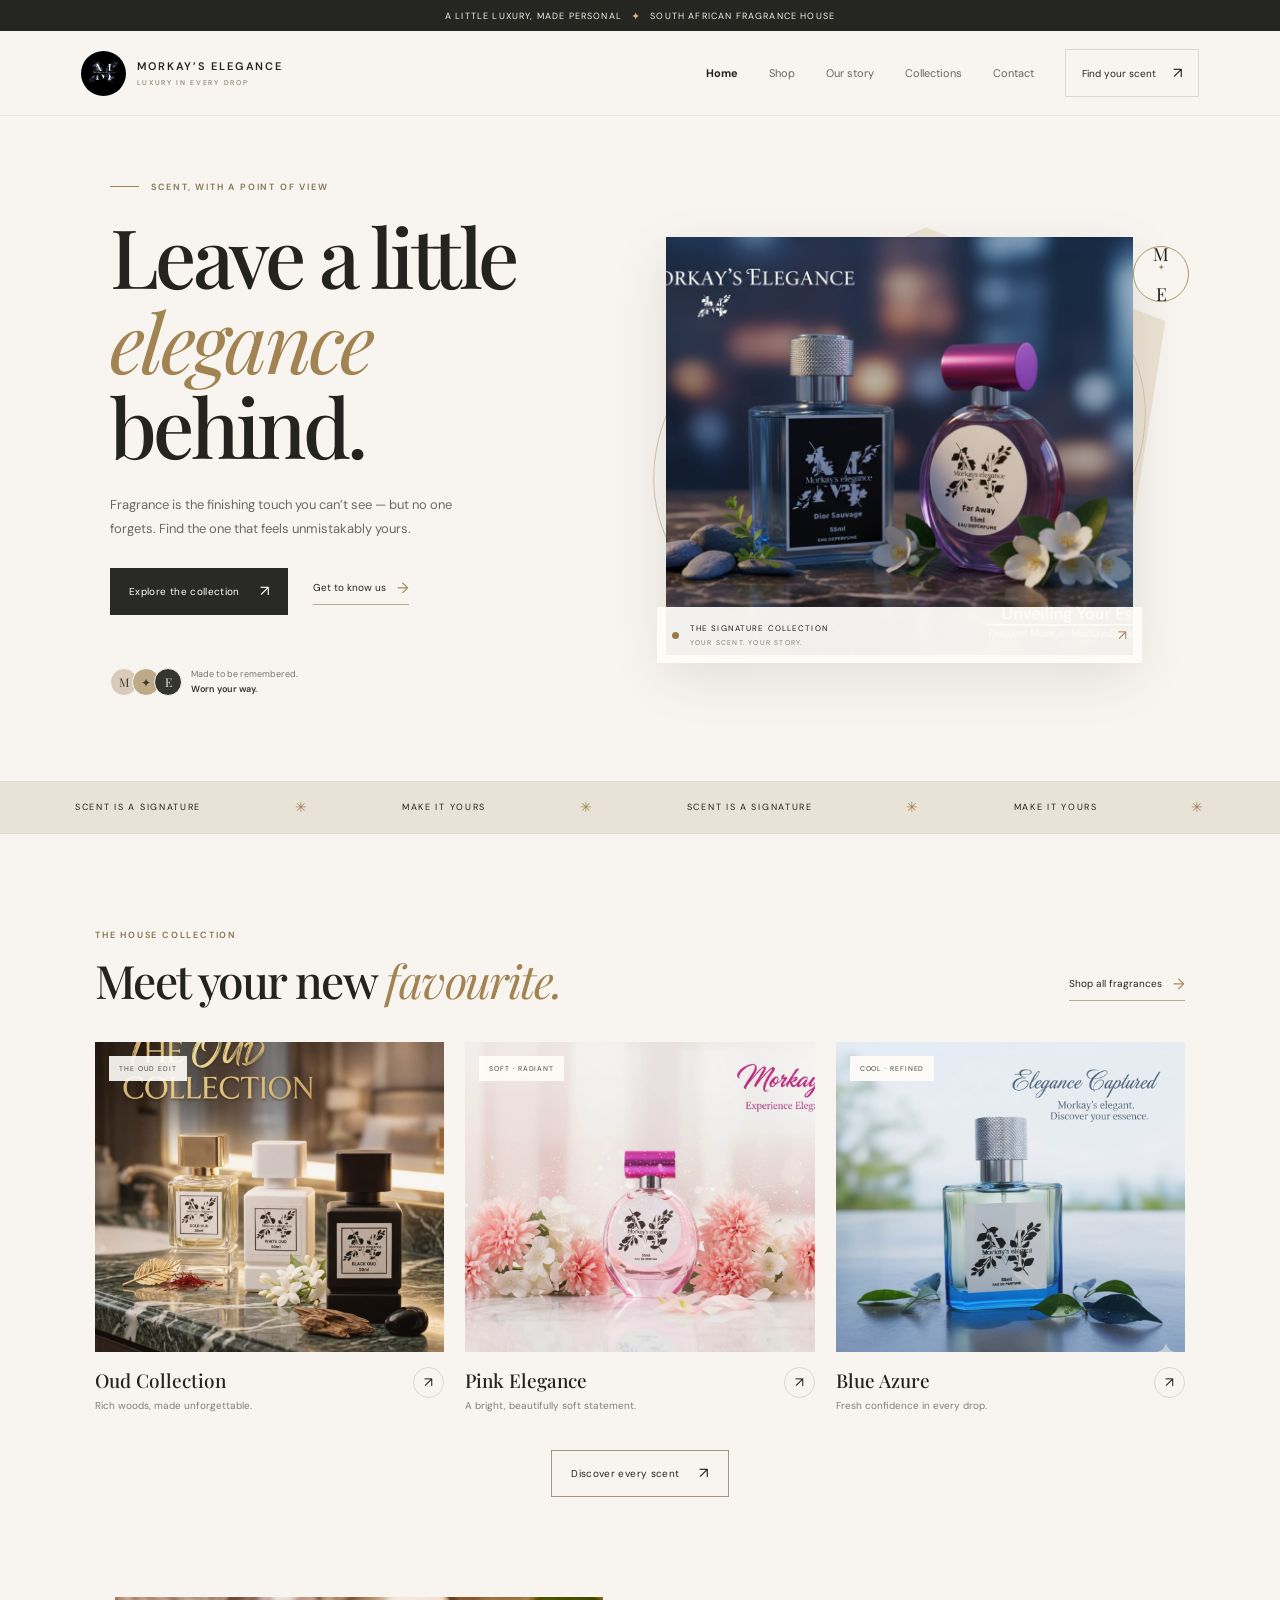
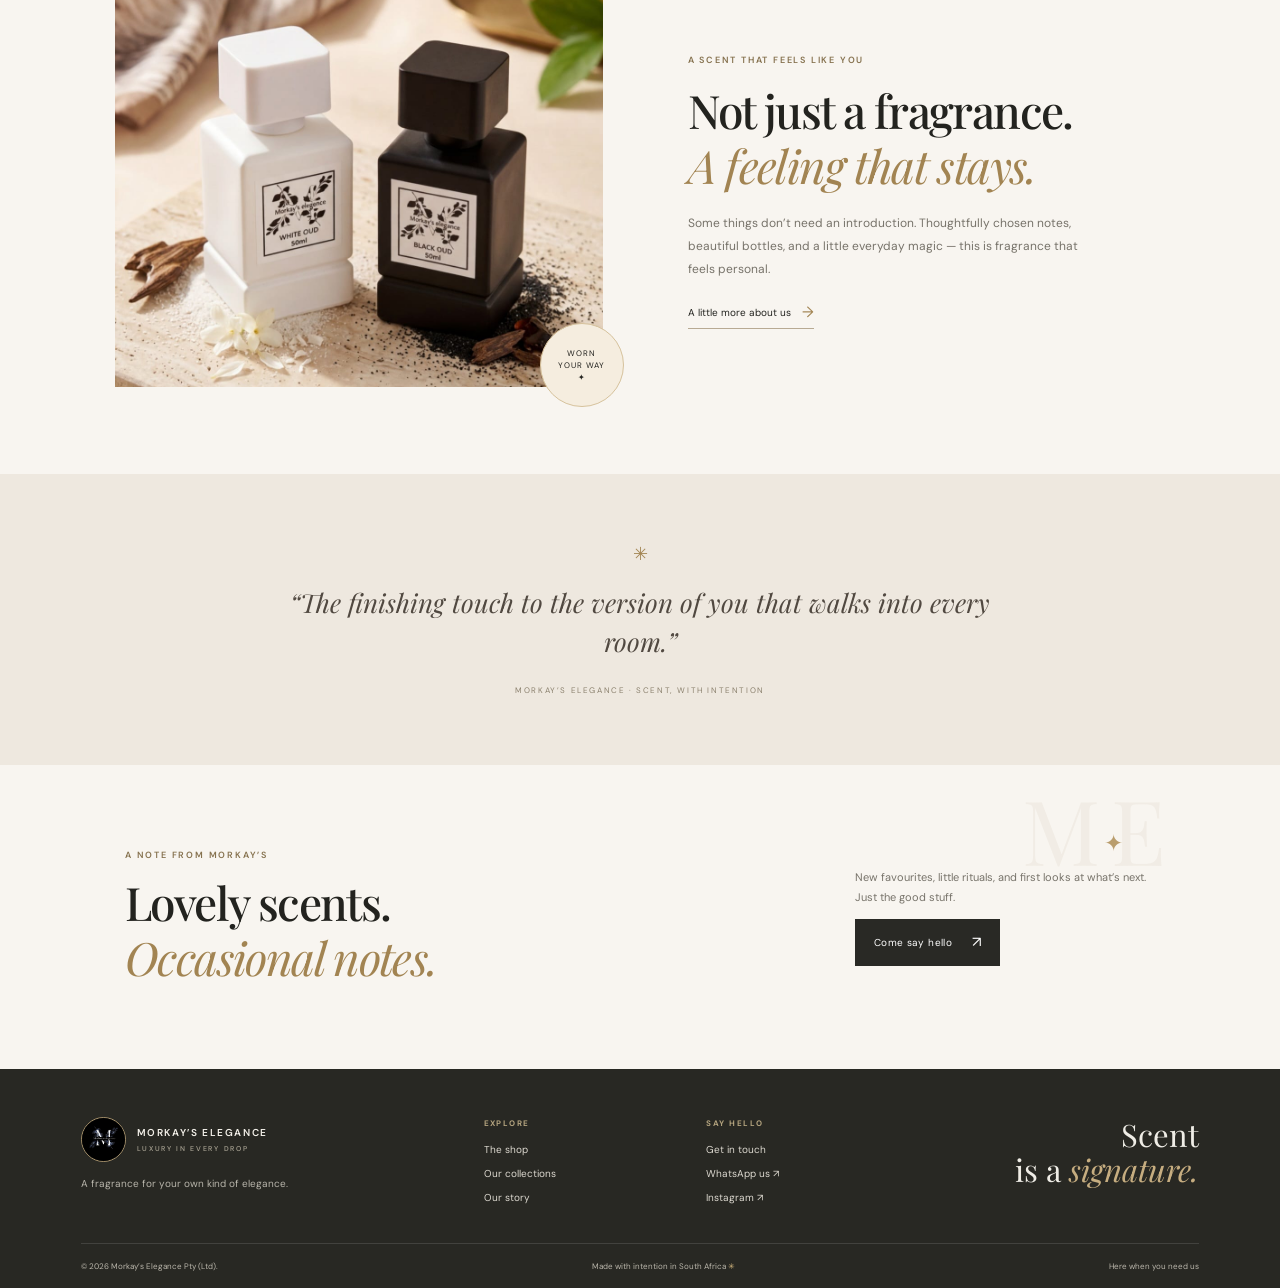
<file: index.html>
<!doctype html>
<html lang="en">
  <head>
    <meta charset="utf-8">
    <meta name="viewport" content="width=device-width, initial-scale=1">
    <meta name="theme-color" content="#f8f5f0">
    <meta name="description" content="Discover Morkay's Elegance — considered fragrances for every side of you. Explore the Oud collection and order directly on WhatsApp.">
    <title>
      Morkay’s Elegance | Luxury in every drop
    </title>
    <link rel="preconnect" href="https://fonts.googleapis.com">
    <link rel="preconnect" href="https://fonts.gstatic.com" crossorigin>
    <link href="https://fonts.googleapis.com/css2?family=DM+Sans:wght@400;500;600;700&family=Playfair+Display:wght@400;500;600;700&display=swap" rel="stylesheet">
    <link rel="stylesheet" href="CSS/styles.css">
    <script src="JS/script.js" defer>
    </script>
  </head>
  <body>
    <div class="announcement">
      A little luxury, made personal <span> ✦ </span> South African fragrance house
    </div>
    <header class="site-header">
      <a class="brand" href="index.html" aria-label="Morkay's Elegance home">
        <img src="assets/brand-logo.jpeg" alt="Morkay's Elegance monogram"><span> MORKAY’S ELEGANCE <small> LUXURY IN EVERY DROP </small></span>
      </a>
      <button class="menu-toggle" aria-expanded="false" aria-controls="main-nav" aria-label="Open navigation">
        <span></span><span></span>
      </button>
      <nav id="main-nav" class="nav-links" aria-label="Main navigation">
        <a class="active" href="index.html">
          Home
        </a>
        <a href="shop.html">
          Shop
        </a>
        <a href="about.html">
          Our story
        </a>
        <a href="products.html">
          Collections
        </a>
        <a href="contact.html">
          Contact
        </a>
        <a class="nav-cta" href="shop.html">
          Find your scent <span> ↗ </span>
        </a>
      </nav>
    </header>
    <main>
      <section class="hero">
        <div class="hero-copy">
          <p class="eyebrow">
            <span class="eyebrow-line"></span> SCENT, WITH A POINT OF VIEW
          </p>
          <h1>
            Leave a little <br><em> elegance </em> behind.
          </h1>
          <p class="hero-description">
            Fragrance is the finishing touch you can’t see — but no one forgets. Find the one that feels unmistakably yours.
          </p>
          <div class="hero-actions">
            <a class="button button-dark" href="shop.html">
              Explore the collection <span> ↗ </span>
            </a>
            <a class="text-link" href="about.html">
              Get to know us <span> → </span>
            </a>
          </div>
          <div class="hero-foot">
            <div class="avatar-stack">
              <span> M </span><span> ✦ </span><span> E </span>
            </div>
            <p>
              Made to be remembered. <br><strong> Worn your way. </strong>
            </p>
          </div>
        </div>
        <div class="hero-visual">
          <div class="hero-orbit">
          </div>
          <img class="hero-photo" 
        src="assets/signature-pair.jpeg" 
        alt="Morkay's Elegance signature fragrance pair">
          <div class="hero-caption">
            <span class="caption-dot"></span><span> THE SIGNATURE COLLECTION <small> YOUR SCENT. YOUR STORY. </small></span><span class="caption-arrow"> ↗ </span>
          </div>
          <div class="hero-stamp">
            M <br><small> ✦ </small><br> E
          </div>
        </div>
      </section>
      <section class="ticker" aria-label="Our philosophy">
        <div class="ticker-track">
          <span> SCENT IS A SIGNATURE </span><b> ✳ </b><span> MAKE IT YOURS </span><b> ✳ </b><span> SCENT IS A SIGNATURE </span><b> ✳ </b><span> MAKE IT YOURS </span><b> ✳ </b>
        </div>
      </section>
      <section class="section collection-section">
        <div class="section-heading">
          <div>
            <p class="eyebrow">
              THE HOUSE COLLECTION
            </p>
            <h2>
              Meet your new <em> favourite. </em>
            </h2>
          </div>
          <a class="text-link" href="shop.html">
            Shop all fragrances <span> → </span>
          </a>
        </div>
        <div class="product-grid">
          <article class="product-card">
            <a class="product-image img-cream" href="shop.html">
              <img src="assets/oud-collection.jpeg" alt="The warm golden Morkay's Elegance oud collection" loading="lazy"><span class="product-tag"> THE OUD EDIT </span>
            </a>
            <div class="product-info">
              <div>
                <h3>
                  Oud Collection
                </h3>
                <p>
                  Rich woods, made unforgettable.
                </p>
              </div>
              <a class="product-arrow" href="shop.html" aria-label="Explore Oud Collection">
                ↗
              </a>
            </div>
          </article>
          <article class="product-card">
            <a class="product-image img-lilac" href="products.html">
              <img src="assets/floral-elegance.jpeg" alt="Soft pink Morkay's Elegance floral fragrance" loading="lazy"><span class="product-tag"> SOFT · RADIANT </span>
            </a>
            <div class="product-info">
              <div>
                <h3>
                  Pink Elegance
                </h3>
                <p>
                  A bright, beautifully soft statement.
                </p>
              </div>
              <a class="product-arrow" href="products.html" aria-label="Explore Pink Elegance">
                ↗
              </a>
            </div>
          </article>
          <article class="product-card">
            <a class="product-image img-blue" href="products.html">
              <img src="assets/blue-azure.jpeg" alt="Morkay's Elegance Blue Azure fragrance" loading="lazy"><span class="product-tag"> COOL · REFINED </span>
            </a>
            <div class="product-info">
              <div>
                <h3>
                  Blue Azure
                </h3>
                <p>
                  Fresh confidence in every drop.
                </p>
              </div>
              <a class="product-arrow" href="products.html" aria-label="Explore Blue Azure">
                ↗
              </a>
            </div>
          </article>
        </div>
        <div class="center-cta">
          <a class="button button-outline" href="shop.html">
            Discover every scent <span> ↗ </span>
          </a>
        </div>
      </section>
      <section class="brand-note">
        <div class="brand-note-image">
          <img src="assets/elegance-collection.jpeg" alt="Morkay's Elegance perfume on a soft, sunlit table" loading="lazy">
          <div class="note-roundel">
            WORN <br> YOUR WAY <br> ✦
          </div>
        </div>
        <div class="brand-note-copy">
          <p class="eyebrow">
            A SCENT THAT FEELS LIKE YOU
          </p>
          <h2>
            Not just a fragrance. <br><em> A feeling that stays. </em>
          </h2>
          <p>
            Some things don’t need an introduction. Thoughtfully chosen notes, beautiful bottles, and a little everyday magic — this is fragrance that feels personal.
          </p>
          <a class="text-link" href="about.html">
            A little more about us <span> → </span>
          </a>
        </div>
      </section>
      <section class="quote-section">
        <span class="quote-spark"> ✳ </span>
        <p>
          “The finishing touch to the version of you that walks into every room.”
        </p>
        <span class="quote-credit"> MORKAY’S ELEGANCE · SCENT, WITH INTENTION </span>
      </section>
      <section class="newsletter">
        <div>
          <p class="eyebrow">
            A NOTE FROM MORKAY’S
          </p>
          <h2>
            Lovely scents. <br><em> Occasional notes. </em>
          </h2>
        </div>
        <div class="newsletter-right">
          <p>
            New favourites, little rituals, and first looks at what’s next. Just the good stuff.
          </p>
          <a class="button button-dark" href="contact.html">
            Come say hello <span> ↗ </span>
          </a>
        </div>
        <span class="newsletter-mark"> M <span> ✦ </span> E </span>
      </section>
    </main>
    <footer class="site-footer">
      <div class="footer-main">
        <div class="footer-brand">
          <a class="brand brand-footer" href="index.html">
            <img src="assets/brand-logo.jpeg" alt=""><span> MORKAY’S ELEGANCE <small> LUXURY IN EVERY DROP </small></span>
          </a>
          <p>
            A fragrance for your own kind of elegance.
          </p>
        </div>
        <div class="footer-links">
          <h3>
            EXPLORE
          </h3>
          <a href="shop.html">
            The shop
          </a>
          <a href="products.html">
            Our collections
          </a>
          <a href="about.html">
            Our story
          </a>
        </div>
        <div class="footer-links">
          <h3>
            SAY HELLO
          </h3>
          <a href="contact.html">
            Get in touch
          </a>
          <a href="https://wa.me/27637081621" target="_blank" rel="noopener">
            WhatsApp us ↗
          </a>
          <a href="https://instagram.com/morkay_elegance.20" target="_blank" rel="noopener">
            Instagram ↗
          </a>
        </div>
        <div class="footer-signoff">
          Scent <br> is a <em> signature. </em>
        </div>
      </div>
      <div class="footer-bottom">
        <span> © <span data-year> 2026 </span> Morkay’s Elegance Pty (Ltd). </span><span> Made with intention in South Africa <span class="footer-spark"> ✳ </span></span>
        <a href="contact.html">
          Here when you need us
        </a>
      </div>
    </footer>
  </body>
</html>
</file>
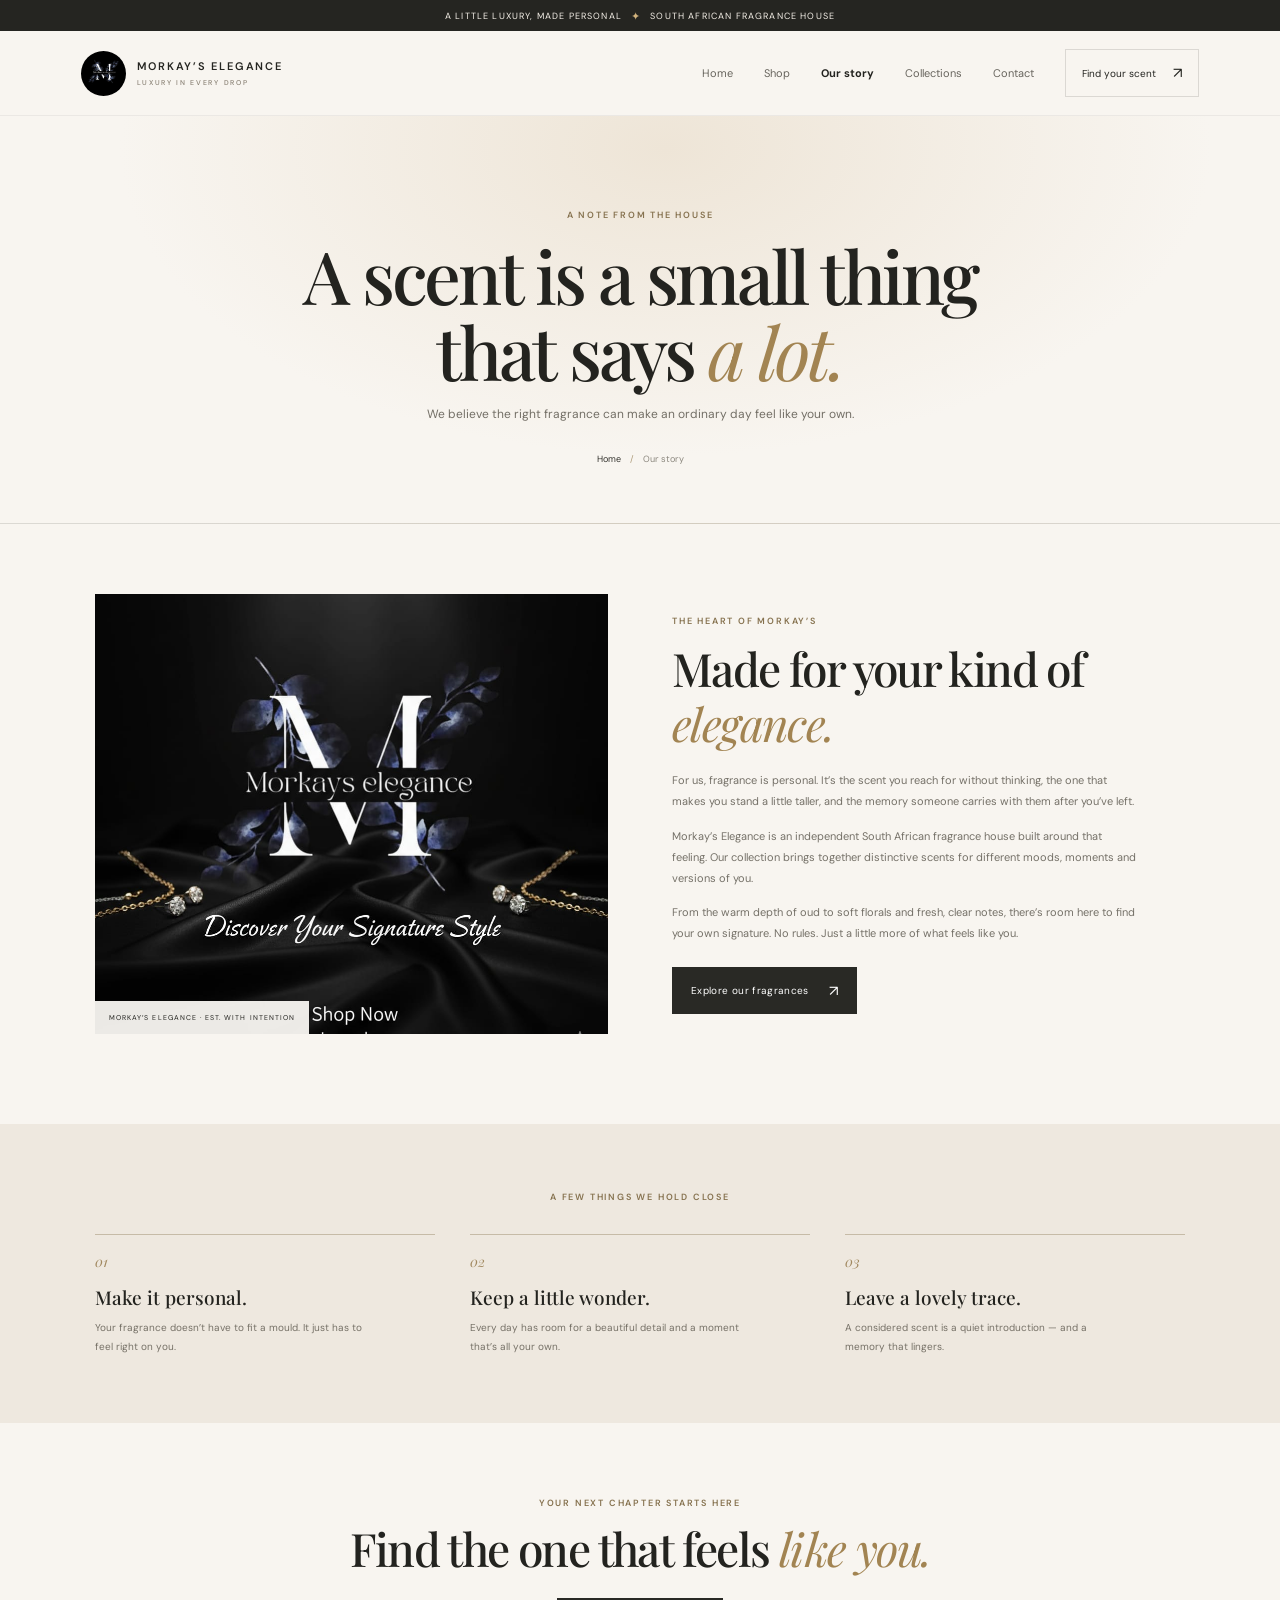
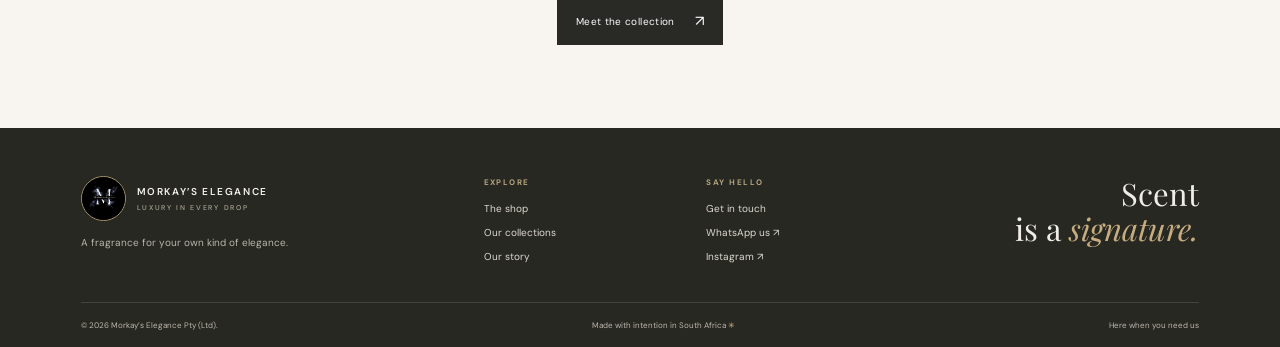
<file: about.html>
<!doctype html>
<html lang="en">
  <head>
    <meta charset="utf-8">
    <meta name="viewport" content="width=device-width, initial-scale=1">
    <meta name="theme-color" content="#f8f5f0">
    <meta name="description" content="Meet Morkay's Elegance, an independent South African fragrance house. A little story about scent, self-expression, and everyday elegance.">
    <title>
      Our Story | Morkay’s Elegance
    </title>
    <link rel="preconnect" href="https://fonts.googleapis.com">
    <link rel="preconnect" href="https://fonts.gstatic.com" crossorigin>
    <link href="https://fonts.googleapis.com/css2?family=DM+Sans:wght@400;500;600;700&family=Playfair+Display:wght@400;500;600;700&display=swap" rel="stylesheet">
    <link rel="stylesheet" href="CSS/styles.css">
    <script src="JS/script.js" defer>
    </script>
  </head>
  <body>
    <div class="announcement">
      A little luxury, made personal <span> ✦ </span> South African fragrance house
    </div>
    <header class="site-header">
      <a class="brand" href="index.html" aria-label="Morkay's Elegance home">
        <img src="assets/brand-logo.jpeg" alt="Morkay's Elegance monogram"><span> MORKAY’S ELEGANCE <small> LUXURY IN EVERY DROP </small></span>
      </a>
      <button class="menu-toggle" aria-expanded="false" aria-controls="main-nav" aria-label="Open navigation">
        <span></span><span></span>
      </button>
      <nav id="main-nav" class="nav-links" aria-label="Main navigation">
        <a href="index.html">
          Home
        </a>
        <a href="shop.html">
          Shop
        </a>
        <a class="active" href="about.html">
          Our story
        </a>
        <a href="products.html">
          Collections
        </a>
        <a href="contact.html">
          Contact
        </a>
        <a class="nav-cta" href="shop.html">
          Find your scent <span> ↗ </span>
        </a>
      </nav>
    </header>
    <main>
      <section class="page-hero story-hero">
        <p class="eyebrow">
          A NOTE FROM THE HOUSE
        </p>
        <h1>
          A scent is a small thing <br> that says <em> a lot. </em>
        </h1>
        <p>
          We believe the right fragrance can make an ordinary day feel like your own.
        </p>
        <div class="breadcrumb">
          <a href="index.html">
            Home
          </a>
          <span> / </span> Our story
        </div>
      </section>
      <section class="story-split section">
        <div class="story-photo">
          <img src="assets/brand-story.jpeg" alt="A quiet moment with Morkay's Elegance fragrance" loading="lazy"><span class="photo-caption"> MORKAY’S ELEGANCE · EST. WITH INTENTION </span>
        </div>
        <div class="story-copy">
          <p class="eyebrow">
            THE HEART OF MORKAY’S
          </p>
          <h2>
            Made for your kind of <em> elegance. </em>
          </h2>
          <p>
            For us, fragrance is personal. It’s the scent you reach for without thinking, the one that makes you stand a little taller, and the memory someone carries with them after you’ve left.
          </p>
          <p>
            Morkay’s Elegance is an independent South African fragrance house built around that feeling. Our collection brings together distinctive scents for different moods, moments and versions of you.
          </p>
          <p>
            From the warm depth of oud to soft florals and fresh, clear notes, there’s room here to find your own signature. No rules. Just a little more of what feels like you.
          </p>
          <a class="button button-dark" href="shop.html">
            Explore our fragrances <span> ↗ </span>
          </a>
        </div>
      </section>
      <section class="values-section">
        <p class="eyebrow">
          A FEW THINGS WE HOLD CLOSE
        </p>
        <div class="values-grid">
          <article>
            <span class="value-index"> 01 </span>
            <h3>
              Make it personal.
            </h3>
            <p>
              Your fragrance doesn’t have to fit a mould. It just has to feel right on you.
            </p>
          </article>
          <article>
            <span class="value-index"> 02 </span>
            <h3>
              Keep a little wonder.
            </h3>
            <p>
              Every day has room for a beautiful detail and a moment that’s all your own.
            </p>
          </article>
          <article>
            <span class="value-index"> 03 </span>
            <h3>
              Leave a lovely trace.
            </h3>
            <p>
              A considered scent is a quiet introduction — and a memory that lingers.
            </p>
          </article>
        </div>
      </section>
      <section class="story-cta">
        <p class="eyebrow">
          YOUR NEXT CHAPTER STARTS HERE
        </p>
        <h2>
          Find the one that feels <em> like you. </em>
        </h2>
        <a class="button button-dark" href="shop.html">
          Meet the collection <span> ↗ </span>
        </a>
      </section>
    </main>
    <footer class="site-footer">
      <div class="footer-main">
        <div class="footer-brand">
          <a class="brand brand-footer" href="index.html">
            <img src="assets/brand-logo.jpeg" alt=""><span> MORKAY’S ELEGANCE <small> LUXURY IN EVERY DROP </small></span>
          </a>
          <p>
            A fragrance for your own kind of elegance.
          </p>
        </div>
        <div class="footer-links">
          <h3>
            EXPLORE
          </h3>
          <a href="shop.html">
            The shop
          </a>
          <a href="products.html">
            Our collections
          </a>
          <a href="about.html">
            Our story
          </a>
        </div>
        <div class="footer-links">
          <h3>
            SAY HELLO
          </h3>
          <a href="contact.html">
            Get in touch
          </a>
          <a href="https://wa.me/27637081621" target="_blank" rel="noopener">
            WhatsApp us ↗
          </a>
          <a href="https://instagram.com/morkay_elegance.20" target="_blank" rel="noopener">
            Instagram ↗
          </a>
        </div>
        <div class="footer-signoff">
          Scent <br> is a <em> signature. </em>
        </div>
      </div>
      <div class="footer-bottom">
        <span> © <span data-year> 2026 </span> Morkay’s Elegance Pty (Ltd). </span><span> Made with intention in South Africa <span class="footer-spark"> ✳ </span></span>
        <a href="contact.html">
          Here when you need us
        </a>
      </div>
    </footer>
  </body>
</html>
</file>
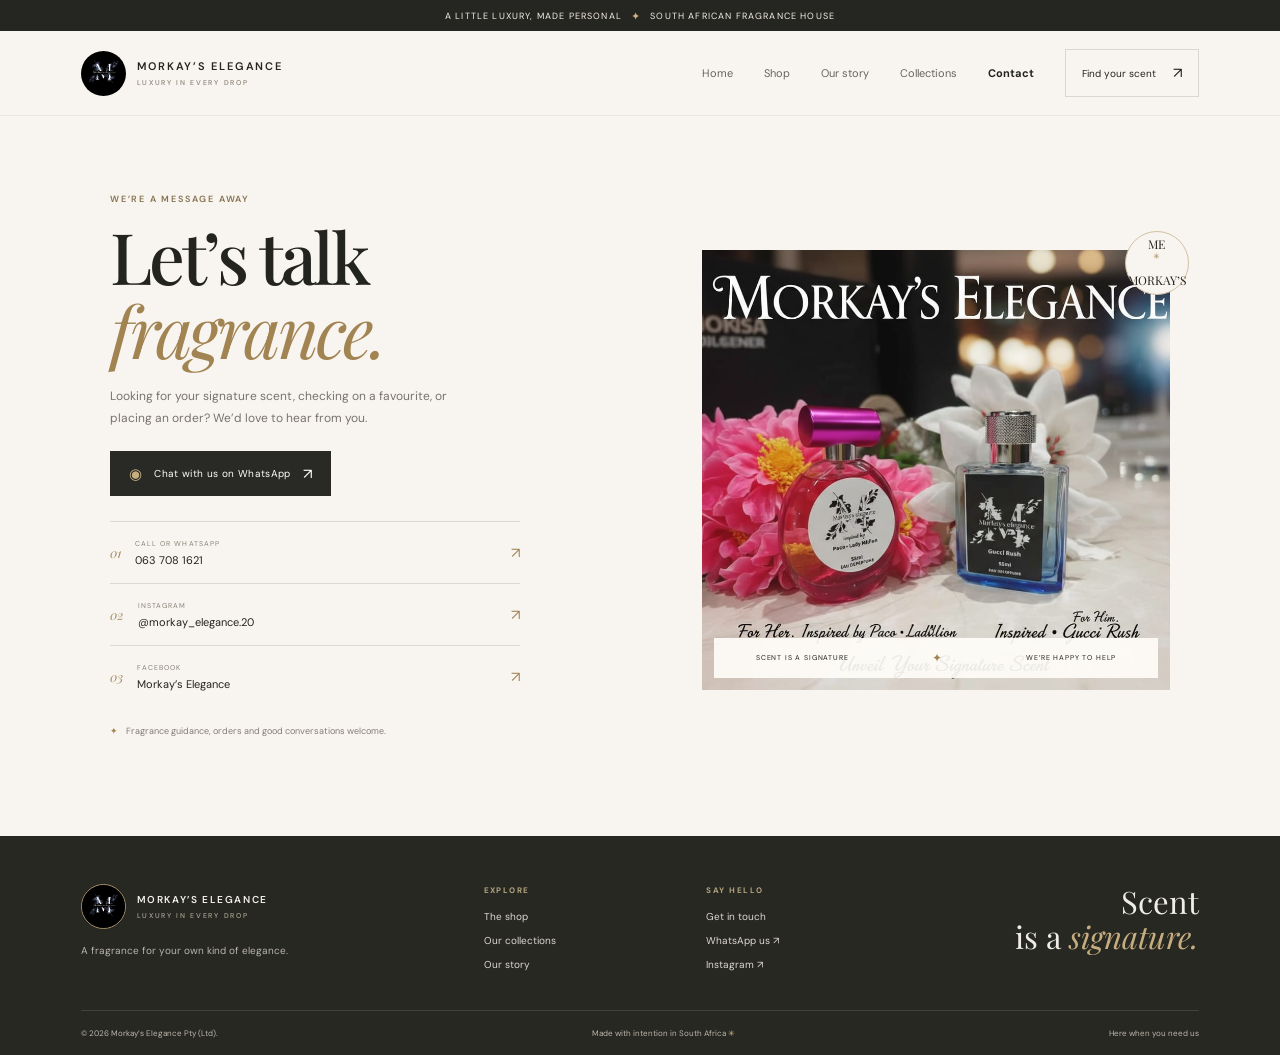
<file: contact.html>
<!doctype html>
<html lang="en">
  <head>
    <meta charset="utf-8">
    <meta name="viewport" content="width=device-width, initial-scale=1">
    <meta name="theme-color" content="#f8f5f0">
    <meta name="description" content="Contact Morkay's Elegance. Order fragrance on WhatsApp or connect on Instagram and Facebook.">
    <title>
      Get in Touch | Morkay’s Elegance
    </title>
    <link rel="preconnect" href="https://fonts.googleapis.com">
    <link rel="preconnect" href="https://fonts.gstatic.com" crossorigin>
    <link href="https://fonts.googleapis.com/css2?family=DM+Sans:wght@400;500;600;700&family=Playfair+Display:wght@400;500;600;700&display=swap" rel="stylesheet">
    <link rel="stylesheet" href="CSS/styles.css">
    <script src="JS/script.js" defer>
    </script>
  </head>
  <body>
    <div class="announcement">
      A little luxury, made personal <span> ✦ </span> South African fragrance house
    </div>
    <header class="site-header">
      <a class="brand" href="index.html" aria-label="Morkay's Elegance home">
        <img src="assets/brand-logo.jpeg" alt="Morkay's Elegance monogram"><span> MORKAY’S ELEGANCE <small> LUXURY IN EVERY DROP </small></span>
      </a>
      <button class="menu-toggle" aria-expanded="false" aria-controls="main-nav" aria-label="Open navigation">
        <span></span><span></span>
      </button>
      <nav id="main-nav" class="nav-links" aria-label="Main navigation">
        <a href="index.html">
          Home
        </a>
        <a href="shop.html">
          Shop
        </a>
        <a href="about.html">
          Our story
        </a>
        <a href="products.html">
          Collections
        </a>
        <a class="active" href="contact.html">
          Contact
        </a>
        <a class="nav-cta" href="shop.html">
          Find your scent <span> ↗ </span>
        </a>
      </nav>
    </header>
    <main>
      <section class="contact-page">
        <div class="contact-copy">
          <p class="eyebrow">
            WE’RE A MESSAGE AWAY
          </p>
          <h1>
            Let’s talk <em> fragrance. </em>
          </h1>
          <p class="contact-intro">
            Looking for your signature scent, checking on a favourite, or placing an order? We’d love to hear from you.
          </p>
          <a class="button button-dark contact-whatsapp" href="https://wa.me/27637081621?text=Hi%20Morkay%27s%20Elegance%2C%20I%27d%20love%20to%20chat%20about%20fragrance." target="_blank" rel="noopener">
            <span class="whatsapp-icon"> ◉ </span> Chat with us on WhatsApp <span> ↗ </span>
          </a>
          <div class="contact-list">
            <div class="contact-row">
              <span class="contact-icon"> 01 </span>
              <div>
                <span> CALL OR WHATSAPP </span>
                <a href="tel:+27637081621">
                  063 708 1621
                </a>
              </div>
              <a class="contact-row-arrow" href="https://wa.me/27637081621" target="_blank" rel="noopener" aria-label="Message on WhatsApp">
                ↗
              </a>
            </div>
            <div class="contact-row">
              <span class="contact-icon"> 02 </span>
              <div>
                <span> INSTAGRAM </span>
                <a href="https://instagram.com/morkay_elegance.20" target="_blank" rel="noopener">
                  @morkay_elegance.20
                </a>
              </div>
              <a class="contact-row-arrow" href="https://instagram.com/morkay_elegance.20" target="_blank" rel="noopener" aria-label="Visit Instagram">
                ↗
              </a>
            </div>
            <div class="contact-row">
              <span class="contact-icon"> 03 </span>
              <div>
                <span> FACEBOOK </span>
                <a href="https://facebook.com/MorkaysElegance" target="_blank" rel="noopener">
                  Morkay’s Elegance
                </a>
              </div>
              <a class="contact-row-arrow" href="https://facebook.com/MorkaysElegance" target="_blank" rel="noopener" aria-label="Visit Facebook">
                ↗
              </a>
            </div>
          </div>
          <p class="contact-note">
            <span> ✦ </span> Fragrance guidance, orders and good conversations welcome.
          </p>
        </div>
        <div class="contact-visual">
          <img src="assets/signature-duo.jpeg" alt="Morkay's Elegance fragrance collection" loading="lazy">
          <div class="contact-visual-caption">
            <span> SCENT IS A SIGNATURE </span><span> ✦ </span><span> WE’RE HAPPY TO HELP </span>
          </div>
          <div class="contact-seal">
            ME <br><span> ✳ </span><br> MORKAY’S
          </div>
        </div>
      </section>
    </main>
    <footer class="site-footer">
      <div class="footer-main">
        <div class="footer-brand">
          <a class="brand brand-footer" href="index.html">
            <img src="assets/brand-logo.jpeg" alt=""><span> MORKAY’S ELEGANCE <small> LUXURY IN EVERY DROP </small></span>
          </a>
          <p>
            A fragrance for your own kind of elegance.
          </p>
        </div>
        <div class="footer-links">
          <h3>
            EXPLORE
          </h3>
          <a href="shop.html">
            The shop
          </a>
          <a href="products.html">
            Our collections
          </a>
          <a href="about.html">
            Our story
          </a>
        </div>
        <div class="footer-links">
          <h3>
            SAY HELLO
          </h3>
          <a href="contact.html">
            Get in touch
          </a>
          <a href="https://wa.me/27637081621" target="_blank" rel="noopener">
            WhatsApp us ↗
          </a>
          <a href="https://instagram.com/morkay_elegance.20" target="_blank" rel="noopener">
            Instagram ↗
          </a>
        </div>
        <div class="footer-signoff">
          Scent <br> is a <em> signature. </em>
        </div>
      </div>
      <div class="footer-bottom">
        <span> © <span data-year> 2026 </span> Morkay’s Elegance Pty (Ltd). </span><span> Made with intention in South Africa <span class="footer-spark"> ✳ </span></span>
        <a href="contact.html">
          Here when you need us
        </a>
      </div>
    </footer>
  </body>
</html>
</file>
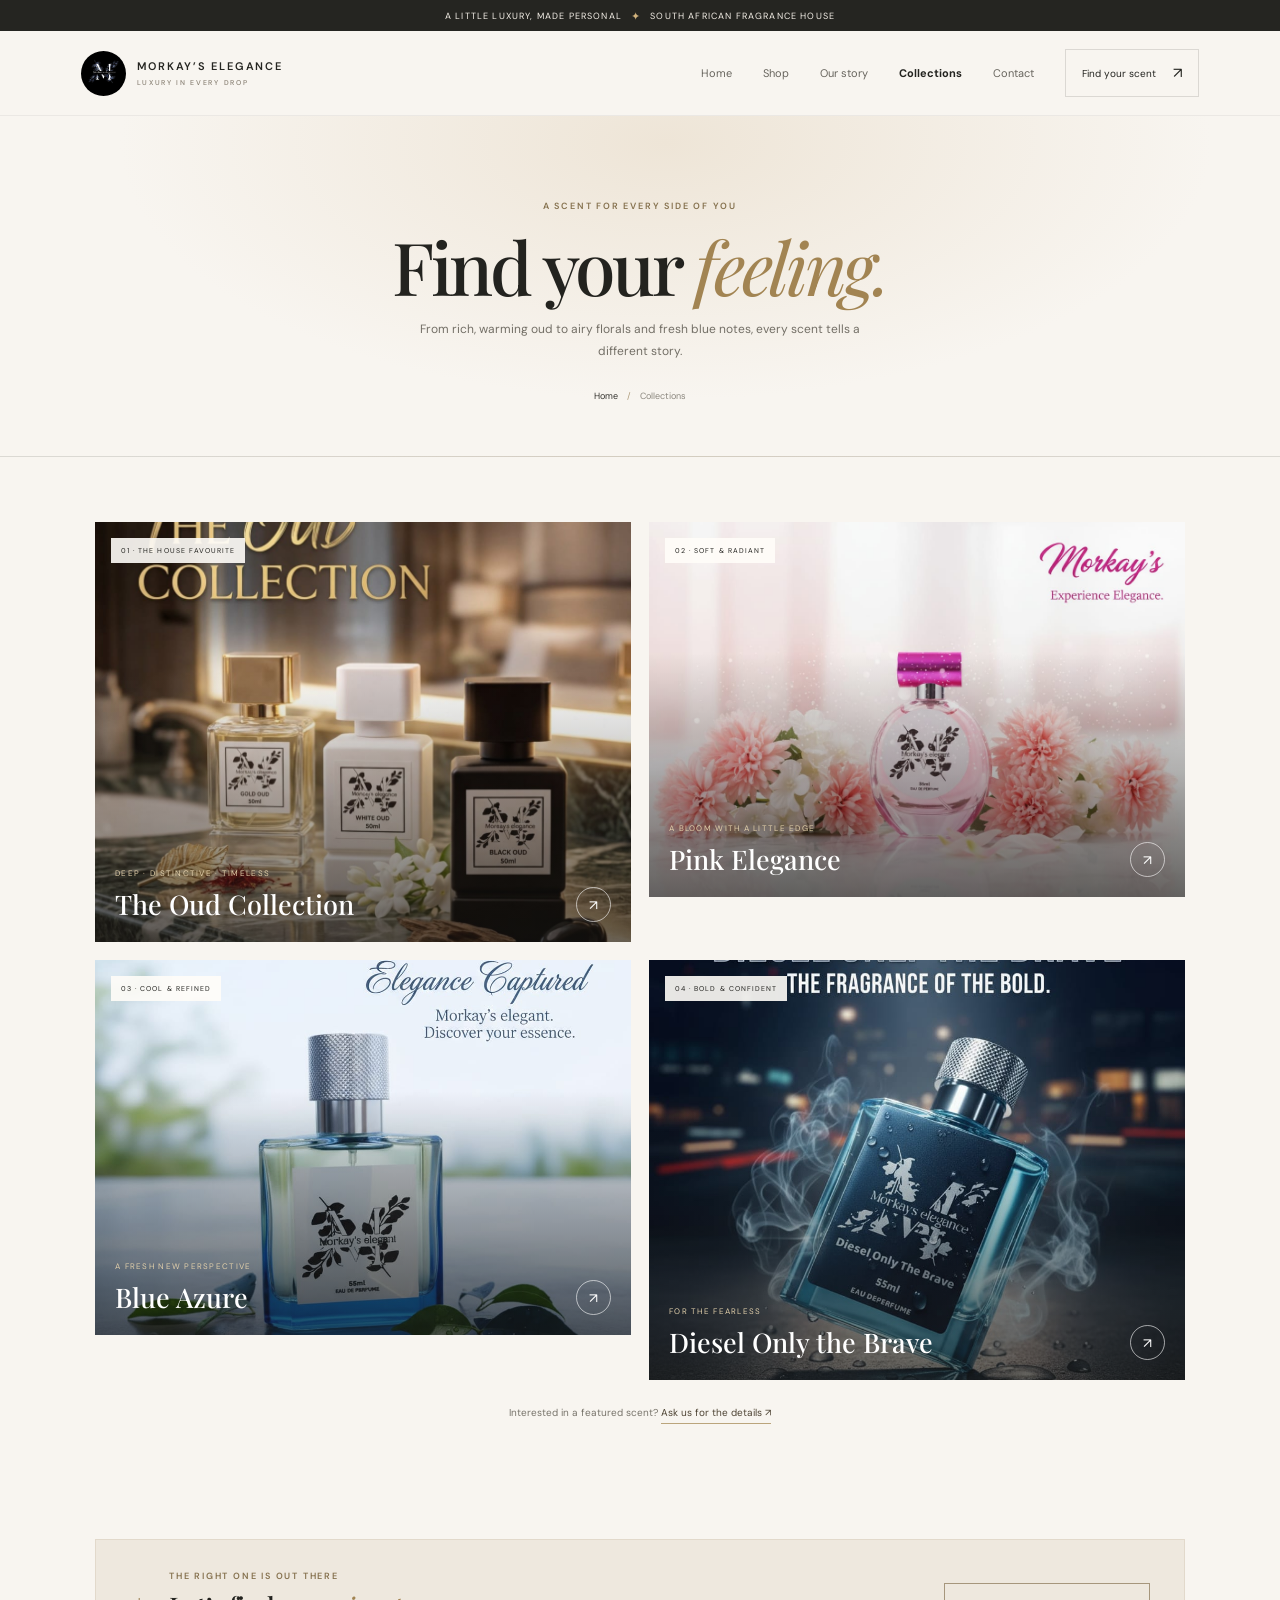
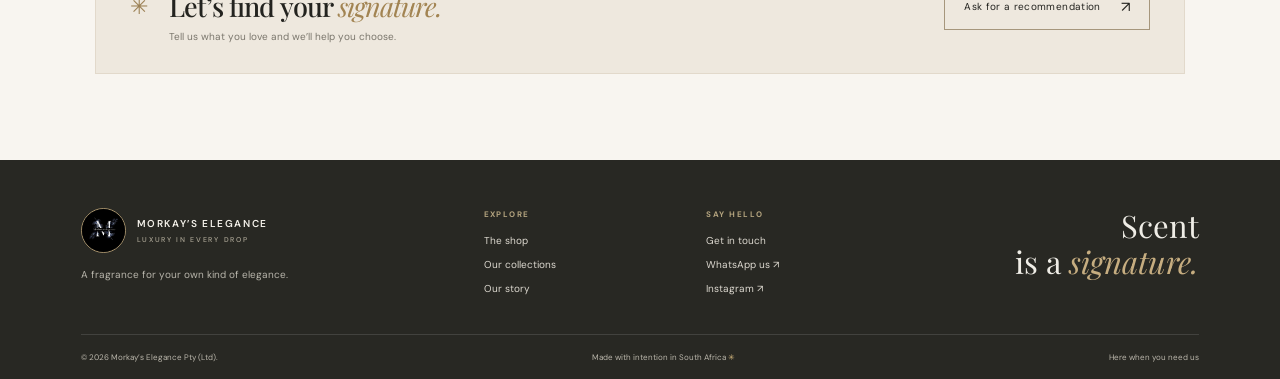
<file: products.html>
<!doctype html>
<html lang="en">
  <head>
    <meta charset="utf-8">
    <meta name="viewport" content="width=device-width, initial-scale=1">
    <meta name="theme-color" content="#f8f5f0">
    <meta name="description" content="Discover Morkay's Elegance: the Oud collection, Pink Elegance, Blue Azure and Diesel Only the Brave.">
    <title>
      Fragrance Collections | Morkay’s Elegance
    </title>
    <link rel="preconnect" href="https://fonts.googleapis.com">
    <link rel="preconnect" href="https://fonts.gstatic.com" crossorigin>
    <link href="https://fonts.googleapis.com/css2?family=DM+Sans:wght@400;500;600;700&family=Playfair+Display:wght@400;500;600;700&display=swap" rel="stylesheet">
    <link rel="stylesheet" href="CSS/styles.css">
    <script src="JS/script.js" defer>
    </script>
  </head>
  <body>
    <div class="announcement">
      A little luxury, made personal <span> ✦ </span> South African fragrance house
    </div>
    <header class="site-header">
      <a class="brand" href="index.html" aria-label="Morkay's Elegance home">
        <img src="assets/brand-logo.jpeg" alt="Morkay's Elegance monogram"><span> MORKAY’S ELEGANCE <small> LUXURY IN EVERY DROP </small></span>
      </a>
      <button class="menu-toggle" aria-expanded="false" aria-controls="main-nav" aria-label="Open navigation">
        <span></span><span></span>
      </button>
      <nav id="main-nav" class="nav-links" aria-label="Main navigation">
        <a href="index.html">
          Home
        </a>
        <a href="shop.html">
          Shop
        </a>
        <a href="about.html">
          Our story
        </a>
        <a class="active" href="products.html">
          Collections
        </a>
        <a href="contact.html">
          Contact
        </a>
        <a class="nav-cta" href="shop.html">
          Find your scent <span> ↗ </span>
        </a>
      </nav>
    </header>
    <main>
      <section class="page-hero collections-hero">
        <p class="eyebrow">
          A SCENT FOR EVERY SIDE OF YOU
        </p>
        <h1>
          Find your <em> feeling. </em>
        </h1>
        <p>
          From rich, warming oud to airy florals and fresh blue notes, every scent tells a different story.
        </p>
        <div class="breadcrumb">
          <a href="index.html">
            Home
          </a>
          <span> / </span> Collections
        </div>
      </section>
      <section class="section collections-grid-section">
        <div class="collections-grid">
          <article class="collection-feature collection-feature-wide">
            <a href="shop.html">
              <img src="assets/oud-collection.jpeg" alt="Morkay's Elegance Oud Collection" loading="lazy"><span class="feature-label"> 01 · THE HOUSE FAVOURITE </span><span class="feature-caption"><span><span class="feature-kicker"> DEEP · DISTINCTIVE · TIMELESS </span><strong> The Oud Collection </strong></span><span class="feature-arrow"> ↗ </span></span>
            </a>
          </article>
          <article class="collection-feature">
            <a href="https://wa.me/27637081621?text=Hi%20Morkay%27s%20Elegance%2C%20tell%20me%20about%20Pink%20Elegance." target="_blank" rel="noopener">
              <img src="assets/floral-elegance.jpeg" alt="Pink Elegance fragrance surrounded by soft flowers" loading="lazy"><span class="feature-label"> 02 · SOFT & RADIANT </span><span class="feature-caption"><span><span class="feature-kicker"> A BLOOM WITH A LITTLE EDGE </span><strong> Pink Elegance </strong></span><span class="feature-arrow"> ↗ </span></span>
            </a>
          </article>
          <article class="collection-feature">
            <a href="https://wa.me/27637081621?text=Hi%20Morkay%27s%20Elegance%2C%20tell%20me%20about%20Blue%20Azure." target="_blank" rel="noopener">
              <img src="assets/blue-azure.jpeg" alt="Blue Azure fragrance by Morkay's Elegance" loading="lazy"><span class="feature-label"> 03 · COOL & REFINED </span><span class="feature-caption"><span><span class="feature-kicker"> A FRESH NEW PERSPECTIVE </span><strong> Blue Azure </strong></span><span class="feature-arrow"> ↗ </span></span>
            </a>
          </article>
          <article class="collection-feature collection-feature-wide">
            <a href="https://wa.me/27637081621?text=Hi%20Morkay%27s%20Elegance%2C%20tell%20me%20about%20Diesel%20Only%20the%20Brave." target="_blank" rel="noopener">
              <img src="assets/diesel-campaign.jpeg" alt="Diesel Only the Brave fragrance" loading="lazy"><span class="feature-label"> 04 · BOLD & CONFIDENT </span><span class="feature-caption"><span><span class="feature-kicker"> FOR THE FEARLESS </span><strong> Diesel Only the Brave </strong></span><span class="feature-arrow"> ↗ </span></span>
            </a>
          </article>
        </div>
        <p class="collection-note">
          Interested in a featured scent?
          <a href="contact.html">
            Ask us for the details <span> ↗ </span>
          </a>
        </p>
      </section>
      <section class="order-strip">
        <span class="order-spark"> ✳ </span>
        <div>
          <p class="eyebrow">
            THE RIGHT ONE IS OUT THERE
          </p>
          <h2>
            Let’s find your <em> signature. </em>
          </h2>
          <p>
            Tell us what you love and we’ll help you choose.
          </p>
        </div>
        <a class="button button-outline" href="https://wa.me/27637081621?text=Hi%20Morkay%27s%20Elegance%2C%20help%20me%20find%20my%20signature%20scent." target="_blank" rel="noopener">
          Ask for a recommendation <span> ↗ </span>
        </a>
      </section>
    </main>
    <footer class="site-footer">
      <div class="footer-main">
        <div class="footer-brand">
          <a class="brand brand-footer" href="index.html">
            <img src="assets/brand-logo.jpeg" alt=""><span> MORKAY’S ELEGANCE <small> LUXURY IN EVERY DROP </small></span>
          </a>
          <p>
            A fragrance for your own kind of elegance.
          </p>
        </div>
        <div class="footer-links">
          <h3>
            EXPLORE
          </h3>
          <a href="shop.html">
            The shop
          </a>
          <a href="products.html">
            Our collections
          </a>
          <a href="about.html">
            Our story
          </a>
        </div>
        <div class="footer-links">
          <h3>
            SAY HELLO
          </h3>
          <a href="contact.html">
            Get in touch
          </a>
          <a href="https://wa.me/27637081621" target="_blank" rel="noopener">
            WhatsApp us ↗
          </a>
          <a href="https://instagram.com/morkay_elegance.20" target="_blank" rel="noopener">
            Instagram ↗
          </a>
        </div>
        <div class="footer-signoff">
          Scent <br> is a <em> signature. </em>
        </div>
      </div>
      <div class="footer-bottom">
        <span> © <span data-year> 2026 </span> Morkay’s Elegance Pty (Ltd). </span><span> Made with intention in South Africa <span class="footer-spark"> ✳ </span></span>
        <a href="contact.html">
          Here when you need us
        </a>
      </div>
    </footer>
  </body>
</html>
</file>
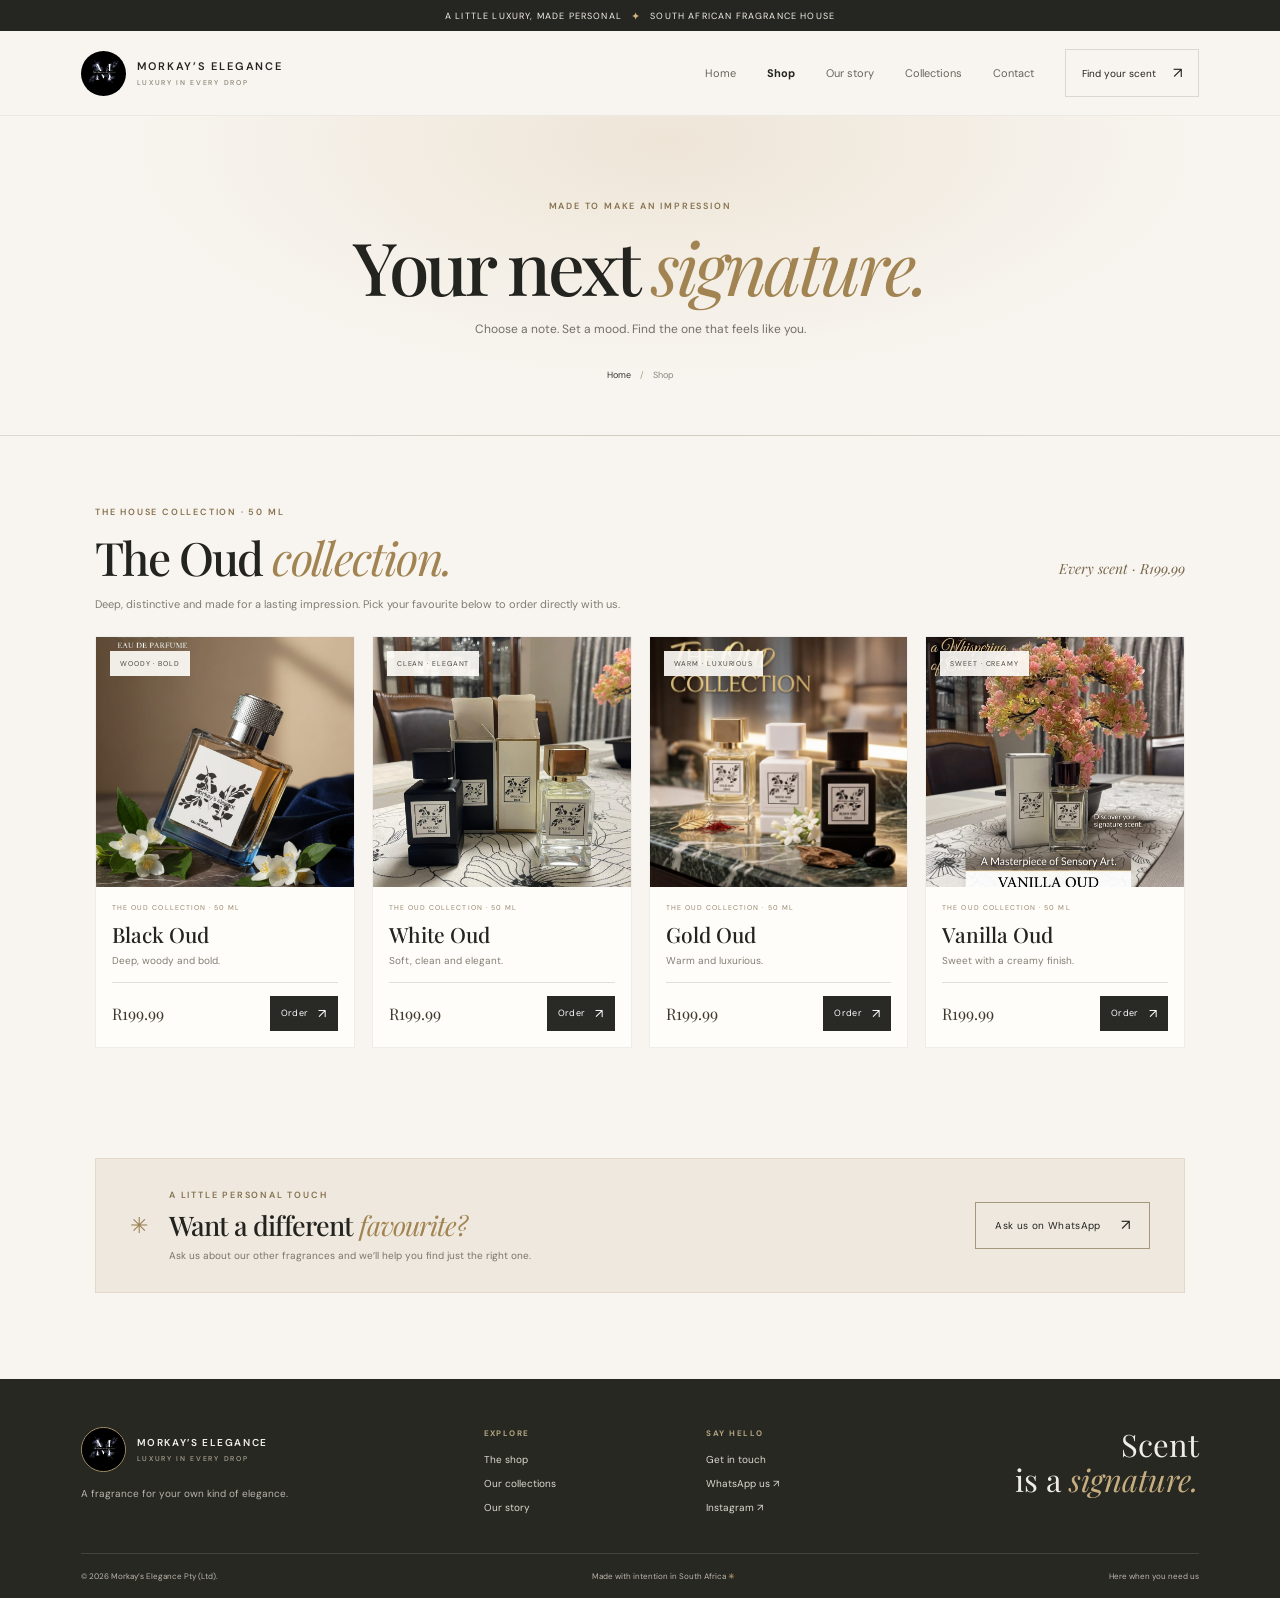
<file: shop.html>
<!doctype html>
<html lang="en">
  <head>
    <meta charset="utf-8">
    <meta name="viewport" content="width=device-width, initial-scale=1">
    <meta name="theme-color" content="#f8f5f0">
    <meta name="description" content="Explore the Morkay's Elegance fragrance collection. Find your signature oud and order directly via WhatsApp.">
    <title>
      Shop Fragrance | Morkay’s Elegance
    </title>
    <link rel="preconnect" href="https://fonts.googleapis.com">
    <link rel="preconnect" href="https://fonts.gstatic.com" crossorigin>
    <link href="https://fonts.googleapis.com/css2?family=DM+Sans:wght@400;500;600;700&family=Playfair+Display:wght@400;500;600;700&display=swap" rel="stylesheet">
    <link rel="stylesheet" href="CSS/styles.css">
    <script src="JS/script.js" defer>
    </script>
  </head>
  <body>
    <div class="announcement">
      A little luxury, made personal <span> ✦ </span> South African fragrance house
    </div>
    <header class="site-header">
      <a class="brand" href="index.html" aria-label="Morkay's Elegance home">
        <img src="assets/brand-logo.jpeg" alt="Morkay's Elegance monogram"><span> MORKAY’S ELEGANCE <small> LUXURY IN EVERY DROP </small></span>
      </a>
      <button class="menu-toggle" aria-expanded="false" aria-controls="main-nav" aria-label="Open navigation">
        <span></span><span></span>
      </button>
      <nav id="main-nav" class="nav-links" aria-label="Main navigation">
        <a href="index.html">
          Home
        </a>
        <a class="active" href="shop.html">
          Shop
        </a>
        <a href="about.html">
          Our story
        </a>
        <a href="products.html">
          Collections
        </a>
        <a href="contact.html">
          Contact
        </a>
        <a class="nav-cta" href="#oud">
          Find your scent <span> ↗ </span>
        </a>
      </nav>
    </header>
    <main>
      <section class="page-hero shop-hero">
        <p class="eyebrow">
          MADE TO MAKE AN IMPRESSION
        </p>
        <h1>
          Your next <em> signature. </em>
        </h1>
        <p>
          Choose a note. Set a mood. Find the one that feels like you.
        </p>
        <div class="breadcrumb">
          <a href="index.html">
            Home
          </a>
          <span> / </span> Shop
        </div>
      </section>
      <section class="section shop-section" id="oud">
        <div class="section-heading">
          <div>
            <p class="eyebrow">
              THE HOUSE COLLECTION · 50 ML
            </p>
            <h2>
              The Oud <em> collection. </em>
            </h2>
          </div>
          <span class="price-note"> Every scent · R199.99 </span>
        </div>
        <p class="shop-intro">
          Deep, distinctive and made for a lasting impression. Pick your favourite below to order directly with us.
        </p>
        <div class="shop-grid">
          <article class="shop-card" data-search="black oud woody bold deep oud">
            <a class="shop-image" href="#black-oud">
              <img src="assets/diesel-brave.jpeg" alt="Morkay's Elegance dark, bold fragrance" loading="lazy"><span class="product-tag"> WOODY · BOLD </span>
            </a>
            <div class="shop-card-info">
              <div>
                <span class="product-type"> THE OUD COLLECTION · 50 ML </span>
                <h3 id="black-oud">
                  Black Oud
                </h3>
                <p>
                  Deep, woody and bold.
                </p>
              </div>
              <div class="shop-card-bottom">
                <strong> R199.99 </strong>
                <a class="button button-dark order-button" data-product="Black Oud" href="https://wa.me/27637081621?text=Hi%20Morkay%27s%20Elegance%2C%20I%27d%20love%20to%20order%20Black%20Oud%20(50ml)%20for%20R199.99." target="_blank" rel="noopener">
                  Order <span> ↗ </span>
                </a>
              </div>
            </div>
          </article>
          <article class="shop-card" data-search="white oud clean soft elegant oud">
            <a class="shop-image" href="#white-oud">
              <img src="assets/oud-bottles.jpeg" alt="Morkay's Elegance White Oud fragrance bottle" loading="lazy"><span class="product-tag"> CLEAN · ELEGANT </span>
            </a>
            <div class="shop-card-info">
              <div>
                <span class="product-type"> THE OUD COLLECTION · 50 ML </span>
                <h3 id="white-oud">
                  White Oud
                </h3>
                <p>
                  Soft, clean and elegant.
                </p>
              </div>
              <div class="shop-card-bottom">
                <strong> R199.99 </strong>
                <a class="button button-dark order-button" data-product="White Oud" href="https://wa.me/27637081621?text=Hi%20Morkay%27s%20Elegance%2C%20I%27d%20love%20to%20order%20White%20Oud%20(50ml)%20for%20R199.99." target="_blank" rel="noopener">
                  Order <span> ↗ </span>
                </a>
              </div>
            </div>
          </article>
          <article class="shop-card" data-search="gold oud warm luxurious golden oud">
            <a class="shop-image" href="#gold-oud">
              <img src="assets/oud-collection.jpeg" alt="Golden Morkay's Elegance Gold Oud bottles" loading="lazy"><span class="product-tag"> WARM · LUXURIOUS </span>
            </a>
            <div class="shop-card-info">
              <div>
                <span class="product-type"> THE OUD COLLECTION · 50 ML </span>
                <h3 id="gold-oud">
                  Gold Oud
                </h3>
                <p>
                  Warm and luxurious.
                </p>
              </div>
              <div class="shop-card-bottom">
                <strong> R199.99 </strong>
                <a class="button button-dark order-button" data-product="Gold Oud" href="https://wa.me/27637081621?text=Hi%20Morkay%27s%20Elegance%2C%20I%27d%20love%20to%20order%20Gold%20Oud%20(50ml)%20for%20R199.99." target="_blank" rel="noopener">
                  Order <span> ↗ </span>
                </a>
              </div>
            </div>
          </article>
          <article class="shop-card" data-search="vanilla oud sweet creamy soft vanilla">
            <a class="shop-image" href="#vanilla-oud">
              <img src="assets/vanilla-oud.jpeg" alt="Morkay's Elegance Vanilla Oud bottle and flowers" loading="lazy"><span class="product-tag"> SWEET · CREAMY </span>
            </a>
            <div class="shop-card-info">
              <div>
                <span class="product-type"> THE OUD COLLECTION · 50 ML </span>
                <h3 id="vanilla-oud">
                  Vanilla Oud
                </h3>
                <p>
                  Sweet with a creamy finish.
                </p>
              </div>
              <div class="shop-card-bottom">
                <strong> R199.99 </strong>
                <a class="button button-dark order-button" data-product="Vanilla Oud" href="https://wa.me/27637081621?text=Hi%20Morkay%27s%20Elegance%2C%20I%27d%20love%20to%20order%20Vanilla%20Oud%20(50ml)%20for%20R199.99." target="_blank" rel="noopener">
                  Order <span> ↗ </span>
                </a>
              </div>
            </div>
          </article>
        </div>
      </section>
      <section class="order-strip">
        <span class="order-spark"> ✳ </span>
        <div>
          <p class="eyebrow">
            A LITTLE PERSONAL TOUCH
          </p>
          <h2>
            Want a different <em> favourite? </em>
          </h2>
          <p>
            Ask us about our other fragrances and we’ll help you find just the right one.
          </p>
        </div>
        <a class="button button-outline" href="https://wa.me/27637081621?text=Hi%20Morkay%27s%20Elegance%2C%20I%27d%20love%20to%20hear%20about%20your%20other%20fragrances." target="_blank" rel="noopener">
          Ask us on WhatsApp <span> ↗ </span>
        </a>
      </section>
    </main>
    <footer class="site-footer">
      <div class="footer-main">
        <div class="footer-brand">
          <a class="brand brand-footer" href="index.html">
            <img src="assets/brand-logo.jpeg" alt=""><span> MORKAY’S ELEGANCE <small> LUXURY IN EVERY DROP </small></span>
          </a>
          <p>
            A fragrance for your own kind of elegance.
          </p>
        </div>
        <div class="footer-links">
          <h3>
            EXPLORE
          </h3>
          <a href="shop.html">
            The shop
          </a>
          <a href="products.html">
            Our collections
          </a>
          <a href="about.html">
            Our story
          </a>
        </div>
        <div class="footer-links">
          <h3>
            SAY HELLO
          </h3>
          <a href="contact.html">
            Get in touch
          </a>
          <a href="https://wa.me/27637081621" target="_blank" rel="noopener">
            WhatsApp us ↗
          </a>
          <a href="https://instagram.com/morkay_elegance.20" target="_blank" rel="noopener">
            Instagram ↗
          </a>
        </div>
        <div class="footer-signoff">
          Scent <br> is a <em> signature. </em>
        </div>
      </div>
      <div class="footer-bottom">
        <span> © <span data-year> 2026 </span> Morkay’s Elegance Pty (Ltd). </span><span> Made with intention in South Africa <span class="footer-spark"> ✳ </span></span>
        <a href="contact.html">
          Here when you need us
        </a>
      </div>
    </footer>
  </body>
</html>
</file>
<file: CSS/styles.css>
:root {
  --ink: #23231f;
  --ink-soft: #5c5b53;
  --cream: #f8f5f0;
  --cream-dark: #f0eae1;
  --paper: #fffdfa;
  --gold: #a28452;
  --gold-soft: #c5ae86;
  --line: rgba(45,43,37,.14);
  --display: 'Playfair Display',Georgia,serif;
  --sans: 'DM Sans',Arial,sans-serif;
  --page: 1200px
}
* {
  box-sizing: border-box
}
html {
  scroll-behavior: smooth
}
body {
  margin: 0;
  background: var(--cream);
  color: var(--ink);
  font-family: var(--sans);
  font-size: 14px;
  -webkit-font-smoothing: antialiased
}
a {
  color: inherit;
  text-decoration: none
}
img {
  display: block;
  max-width: 100%
}
button {
  font: inherit
}
.announcement {
  height: 31px;
  display: flex;
  align-items: center;
  justify-content: center;
  gap: 9px;
  background: #252521;
  color: #f5f0e8;
  font-size: 9px;
  letter-spacing: .13em;
  text-transform: uppercase
}
.announcement span {
  color: #d1b27c;
  font-size: 11px
}
.site-header {
  height: 85px;
  padding: 0 6.3%;
  display: flex;
  align-items: center;
  justify-content: space-between;
  background: rgba(248,245,240,.96);
  position: sticky;
  top: 0;
  z-index: 20;
  border-bottom: 1px solid rgba(41,39,34,.06);
  backdrop-filter: blur(12px)
}
.brand {
  display: flex;
  gap: 11px;
  align-items: center;
  color: #252521;
  letter-spacing: .16em;
  font-size: 11px;
  font-weight: 600
}
.brand img {
  width: 45px;
  height: 45px;
  border-radius: 50%;
  object-fit: cover
}
.brand small {
  display: block;
  margin-top: 5px;
  font-size: 7px;
  font-weight: 500;
  letter-spacing: .24em;
  color: #898174
}
.nav-links {
  height: 100%;
  display: flex;
  align-items: center;
  gap: 31px
}
.nav-links>a:not(.nav-cta) {
  font-size: 11px;
  color: #68655e;
  transition: color .2s
}
.nav-links>a.active,.nav-links>a:hover {
  color: var(--ink)
}
.nav-links>a.active {
  font-weight: 700
}
.nav-cta {
  display: inline-flex;
  align-items: center;
  gap: 17px;
  padding: 13px 16px;
  border: 1px solid var(--line);
  font-size: 10px;
  transition: background .2s,color .2s
}
.nav-cta:hover {
  background: var(--ink);
  color: white
}
.nav-cta span,.button span {
  font-size: 15px
}
.menu-toggle {
  display: none
}
.hero {
  min-height: 630px;
  max-width: var(--page);
  padding: 65px 45px 70px;
  margin: auto;
  display: grid;
  grid-template-columns: .91fr 1.09fr;
  align-items: center;
  gap: 25px
}
.hero-copy {
  padding: 0 0 13px 25px
}
.eyebrow {
  margin: 0 0 20px;
  font-size: 9px;
  letter-spacing: .2em;
  color: #86724f;
  font-weight: 600
}
.eyebrow-line {
  display: inline-block;
  width: 29px;
  margin: 0 8px 3px 0;
  border-top: 1px solid var(--gold)
}
h1,h2,h3,p {
  margin-top: 0
}
.hero h1,.page-hero h1,.contact-copy h1 {
  margin: 0;
  font: 500 clamp(54px,6.4vw,83px)/1.04 var(--display);
  letter-spacing: -.045em
}
.hero h1 em,.page-hero h1 em,.contact-copy h1 em,.section-heading h2 em,.brand-note-copy h2 em,.order-strip h2 em,.story-copy h2 em,.story-cta h2 em,.newsletter h2 em {
  color: var(--gold);
  font-weight: 400
}
.hero-description {
  max-width: 375px;
  margin: 24px 0 26px;
  color: #6c6961;
  font-size: 13px;
  line-height: 1.9
}
.hero-actions {
  display: flex;
  align-items: center;
  gap: 25px;
  flex-wrap: wrap
}
.button {
  display: inline-flex;
  align-items: center;
  justify-content: center;
  gap: 20px;
  min-height: 47px;
  padding: 0 19px;
  font-size: 10px;
  letter-spacing: .035em;
  transition: background .2s,color .2s,transform .2s
}
.button:hover {
  transform: translateY(-2px)
}
.button-dark {
  background: #292925;
  color: white
}
.button-dark:hover {
  background: #464237
}
.text-link {
  display: inline-flex;
  align-items: center;
  gap: 11px;
  font-size: 10px;
  border-bottom: 1px solid #b8aa93;
  padding: 0 0 6px
}
.text-link span {
  font-size: 15px;
  color: var(--gold)
}
.hero-foot {
  display: flex;
  align-items: center;
  gap: 11px;
  margin-top: 52px
}
.avatar-stack {
  display: flex
}
.avatar-stack span {
  width: 28px;
  height: 28px;
  border-radius: 50%;
  border: 1px solid var(--cream);
  display: grid;
  place-items: center;
  margin-right: -6px;
  background: #d8cbbb;
  color: #3d372d;
  font: 12px var(--display)
}
.avatar-stack span:nth-child(2) {
  background: #bfaa88
}
.avatar-stack span:nth-child(3) {
  background: #34352e;
  color: #f2e9dc
}
.hero-foot p {
  margin: 0 0 0 4px;
  color: #77736a;
  font-size: 9px;
  line-height: 1.7
}
.hero-foot strong {
  color: #35342f;
  font-weight: 600
}
.hero-visual {
  min-height: 475px;
  position: relative;
  display: flex;
  align-items: center;
  justify-content: center
}
.hero-visual:before {
  content: '';
  position: absolute;
  inset: 4% 5% 6% 14%;
  background: #ece3d5;
  clip-path: polygon(50% 0,100% 22%,92% 78%,52% 100%,6% 80%,0 25%)
}
.hero-orbit {
  position: absolute;
  width: 85%;
  height: 80%;
  border: 1px solid #d4c7b2;
  border-radius: 50%;
  transform: rotate(-18deg)
}
.hero-photo {
  position: relative;
  width: 79%;
  height: 418px;
  object-fit: cover;
  object-position: center 43%;
  box-shadow: 0 20px 52px rgba(52,44,32,.12)
}
.hero-caption {
  position: absolute;
  bottom: 20px;
  left: 9%;
  right: 9%;
  height: 56px;
  background: rgba(255,253,249,.94);
  display: flex;
  align-items: center;
  gap: 11px;
  padding: 0 15px
}
.hero-caption>span:nth-child(2) {
  font-size: 8px;
  letter-spacing: .14em
}
.hero-caption small {
  display: block;
  margin-top: 5px;
  color: #878174;
  font-size: 7px;
  letter-spacing: .17em
}
.caption-dot {
  width: 7px;
  height: 7px;
  background: #997b4b;
  border-radius: 50%
}
.caption-arrow {
  margin-left: auto;
  color: var(--gold)
}
.hero-stamp {
  position: absolute;
  right: 1%;
  top: 8%;
  display: grid;
  place-items: center;
  width: 56px;
  height: 56px;
  border: 1px solid #ad956c;
  border-radius: 50%;
  background: var(--cream);
  font: 18px var(--display);
  line-height: .8;
  text-align: center
}
.hero-stamp small {
  font: 8px var(--sans);
  color: var(--gold)
}
.ticker {
  overflow: hidden;
  background: #e9e2d7;
  border-block: 1px solid #e2dacd
}
.ticker-track {
  max-width: var(--page);
  min-height: 51px;
  padding: 0 35px;
  margin: auto;
  display: flex;
  align-items: center;
  justify-content: space-between;
  gap: 16px;
  white-space: nowrap;
  font-size: 9px;
  letter-spacing: .19em
}
.ticker-track b {
  color: var(--gold);
  font-size: 14px;
  font-weight: 400
}
.section {
  max-width: var(--page);
  margin: auto;
  padding: 95px 55px
}
.section-heading {
  display: flex;
  align-items: flex-end;
  justify-content: space-between;
  gap: 15px;
  margin-bottom: 34px
}
.section-heading .eyebrow {
  margin-bottom: 12px
}
.section-heading h2,.brand-note-copy h2,.story-copy h2,.order-strip h2,.newsletter h2,.story-cta h2 {
  margin: 0;
  font: 500 clamp(32px,4vw,46px)/1.2 var(--display);
  letter-spacing: -.035em
}
.section-heading>.text-link {
  margin-bottom: 7px
}
.product-grid {
  display: grid;
  grid-template-columns: repeat(3,1fr);
  gap: 21px
}
.product-card {
  min-width: 0
}
.product-image {
  position: relative;
  height: 310px;
  display: block;
  overflow: hidden
}
.product-image:before {
  content: '';
  position: absolute;
  inset: 0;
  background: rgba(176,153,122,.07);
  z-index: 1;
  pointer-events: none
}
.product-image img,.shop-image img,.collection-feature img {
  width: 100%;
  height: 100%;
  object-fit: cover;
  transition: transform .55s
}
.product-image:hover img,.shop-image:hover img,.collection-feature>a:hover img {
  transform: scale(1.045)
}
.img-cream {
  background: #eae5dc
}
.img-lilac {
  background: #f2e7e8
}
.img-blue {
  background: #dfe9eb
}
.product-tag {
  position: absolute;
  top: 14px;
  left: 14px;
  padding: 8px 10px;
  background: rgba(255,253,249,.91);
  font-size: 7px;
  letter-spacing: .13em;
  z-index: 2;
  color: #49453d
}
.product-info {
  display: flex;
  align-items: flex-start;
  justify-content: space-between;
  padding-top: 15px
}
.product-info h3,.shop-card-info h3 {
  margin: 0 0 6px;
  font: 500 19px var(--display)
}
.product-info p,.shop-card-info p {
  margin: 0;
  font-size: 10px;
  color: #827e74
}
.product-arrow {
  width: 31px;
  height: 31px;
  border: 1px solid var(--line);
  border-radius: 50%;
  display: grid;
  place-items: center;
  font-size: 14px
}
.center-cta {
  text-align: center;
  margin-top: 38px
}
.button-outline {
  border: 1px solid #a6967c;
  background: transparent;
  color: var(--ink)
}
.button-outline:hover {
  background: var(--ink);
  color: white
}
.brand-note {
  max-width: 1110px;
  margin: 0 auto 82px;
  min-height: 400px;
  padding: 0 30px;
  display: grid;
  grid-template-columns: 1fr 1fr;
  align-items: center;
  gap: 75px
}
.brand-note-image {
  height: 390px;
  position: relative
}
.brand-note-image img {
  width: 100%;
  height: 100%;
  object-fit: cover
}
.note-roundel {
  position: absolute;
  right: -21px;
  bottom: -20px;
  width: 84px;
  height: 84px;
  border-radius: 50%;
  background: #f5eddf;
  border: 1px solid #d6c29c;
  display: grid;
  place-content: center;
  text-align: center;
  font-size: 8px;
  line-height: 1.5;
  letter-spacing: .12em
}
.brand-note-copy {
  max-width: 410px;
  padding: 10px
}
.brand-note-copy .eyebrow {
  margin-bottom: 17px
}
.brand-note-copy h2 {
  margin-bottom: 19px
}
.brand-note-copy>p:not(.eyebrow) {
  font-size: 12px;
  line-height: 1.9;
  color: #77736a;
  margin-bottom: 21px
}
.quote-section {
  padding: 68px 20px;
  background: #eee8df;
  text-align: center
}
.quote-spark {
  display: block;
  color: var(--gold);
  font-size: 18px;
  margin-bottom: 17px
}
.quote-section>p {
  max-width: 730px;
  margin: 0 auto 18px;
  font: italic 26px/1.5 var(--display);
  color: #514941
}
.quote-credit {
  font-size: 8px;
  letter-spacing: .2em;
  color: #8b816e
}
.newsletter {
  max-width: 1100px;
  margin: 0 auto;
  padding: 84px 35px;
  display: flex;
  align-items: center;
  justify-content: space-between;
  position: relative;
  overflow: hidden
}
.newsletter .eyebrow {
  margin-bottom: 14px
}
.newsletter-right {
  width: 300px;
  position: relative;
  z-index: 1
}
.newsletter-right p {
  font-size: 11px;
  color: #77736a;
  line-height: 1.8
}
.newsletter-mark {
  position: absolute;
  right: 3%;
  top: 4px;
  font: 90px var(--display);
  color: rgba(166,143,107,.08);
  letter-spacing: -.1em
}
.newsletter-mark span {
  font: 23px var(--sans);
  color: #b99d6d;
  vertical-align: middle
}
.site-footer {
  background: #282823;
  color: #efede6;
  padding: 48px 6.3% 0
}
.footer-main {
  max-width: var(--page);
  margin: auto;
  display: grid;
  grid-template-columns: 1.45fr .75fr .9fr .9fr;
  gap: 30px;
  padding-bottom: 39px
}
.brand-footer {
  color: #f3f0e9;
  font-size: 10px
}
.brand-footer img {
  border: 1px solid #a48f69
}
.brand-footer small {
  color: #aba595
}
.footer-brand>p {
  margin: 15px 0 0;
  color: #b8b5ab;
  font-size: 10px
}
.footer-links {
  display: flex;
  flex-direction: column;
  align-items: flex-start;
  gap: 11px
}
.footer-links h3 {
  margin: 1px 0 4px;
  font-size: 8px;
  letter-spacing: .18em;
  color: #b4a47f
}
.footer-links>a {
  font-size: 10px;
  color: #ddd9d0
}
.footer-signoff {
  justify-self: end;
  text-align: right;
  font: 31px/1.13 var(--display);
  color: #efede6
}
.footer-signoff em {
  color: #c6ad80
}
.footer-bottom {
  max-width: var(--page);
  margin: auto;
  border-top: 1px solid rgba(255,255,255,.12);
  padding: 17px 0;
  display: flex;
  justify-content: space-between;
  gap: 10px;
  color: #bbb7ac;
  font-size: 8px
}
.footer-spark {
  color: #d4b77e
}
/* Inner-page headings */
.page-hero {
  position: relative;
  text-align: center;
  padding: 84px 20px 54px;
  border-bottom: 1px solid var(--line);
  background: radial-gradient(ellipse at 52% 8%,#eee5d7 0%,var(--cream) 58%)
}
.page-hero .eyebrow {
  margin-bottom: 16px
}
.page-hero h1 {
  font-size: clamp(49px,6vw,73px)
}
.page-hero>p:not(.eyebrow):not(.breadcrumb) {
  max-width: 470px;
  margin: 15px auto 0;
  font-size: 12px;
  line-height: 1.8;
  color: #736f66
}
.breadcrumb {
  margin-top: 28px;
  font-size: 9px;
  color: #8b877e
}
.breadcrumb a {
  color: #35342f
}
.breadcrumb span {
  padding: 0 7px;
  color: #ad9a78
}
.shop-section {
  padding-top: 70px
}
.shop-section .section-heading {
  margin-bottom: 12px
}
.price-note {
  font: italic 14px var(--display);
  color: #77664a;
  padding-bottom: 7px
}
.shop-intro {
  color: #817c72;
  font-size: 11px;
  margin-bottom: 25px
}
.shop-grid {
  display: grid;
  grid-template-columns: repeat(4,1fr);
  gap: 17px
}
.shop-card {
  background: #fffdfa;
  border: 1px solid rgba(56,51,41,.08)
}
.shop-image {
  height: 250px;
  position: relative;
  display: block;
  overflow: hidden;
  background: #eee8df
}
.shop-image img {
  object-position: center 48%
}
.shop-card-info {
  padding: 16px
}
.product-type {
  display: block;
  font-size: 7px;
  letter-spacing: .15em;
  color: #95876d;
  margin-bottom: 8px
}
.shop-card-info h3 {
  font-size: 21px
}
.shop-card-info p {
  font-size: 10px;
  margin-bottom: 15px
}
.shop-card-bottom {
  display: flex;
  align-items: center;
  justify-content: space-between;
  border-top: 1px solid var(--line);
  padding-top: 13px
}
.shop-card-bottom>strong {
  font: 16px var(--display);
  color: #40392e
}
.shop-card-bottom .button {
  min-height: 35px;
  padding: 0 11px;
  gap: 10px;
  font-size: 9px
}
.shop-card-bottom .button span {
  font-size: 13px
}
.order-strip {
  max-width: 1090px;
  margin: 15px auto 86px;
  padding: 30px 34px;
  display: flex;
  align-items: center;
  gap: 21px;
  background: #eee8de;
  border: 1px solid #e2d9cb
}
.order-spark {
  color: #9b8054;
  font-size: 22px
}
.order-strip>div {
  flex: 1
}
.order-strip .eyebrow {
  margin-bottom: 8px
}
.order-strip h2 {
  font-size: 27px
}
.order-strip>div>p:last-child {
  margin: 8px 0 0;
  color: #7a766c;
  font-size: 10px
}
.order-strip>.button {
  white-space: nowrap
}
.collections-grid-section {
  padding-top: 65px
}
.collections-grid {
  display: grid;
  grid-template-columns: 1fr 1fr;
  gap: 18px
}
.collection-feature {
  height: 375px;
  position: relative;
  overflow: hidden;
  background: #e9e3d9
}
.collection-feature-wide {
  height: 420px
}
.collection-feature>a {
  position: relative;
  display: block;
  width: 100%;
  height: 100%;
  overflow: hidden
}
.collection-feature img {
  object-position: center 45%
}
.collection-feature>a:after {
  content: '';
  position: absolute;
  inset: 35% 0 0;
  background: linear-gradient(transparent,rgba(24,22,19,.65))
}
.feature-label {
  position: absolute;
  z-index: 1;
  top: 16px;
  left: 16px;
  padding: 8px 10px;
  background: rgba(255,253,249,.9);
  font-size: 7px;
  letter-spacing: .15em
}
.feature-caption {
  position: absolute;
  left: 20px;
  right: 20px;
  bottom: 20px;
  z-index: 2;
  color: white;
  display: flex;
  justify-content: space-between;
  align-items: flex-end
}
.feature-kicker {
  display: block;
  margin-bottom: 8px;
  font-size: 8px;
  letter-spacing: .16em;
  color: #e1cfaa
}
.feature-caption strong {
  font: 500 27px var(--display)
}
.feature-arrow {
  width: 35px;
  height: 35px;
  border-radius: 50%;
  border: 1px solid rgba(255,255,255,.6);
  display: grid;
  place-items: center
}
.collection-note {
  text-align: center;
  padding: 26px 5px 0;
  color: #77736a;
  font-size: 10px
}
.collection-note a {
  color: #4d4333;
  border-bottom: 1px solid #bba57c;
  padding-bottom: 4px
}
.story-hero {
  padding-top: 93px;
  padding-bottom: 58px
}
.story-split {
  display: grid;
  grid-template-columns: 1fr 1fr;
  align-items: center;
  gap: 64px;
  padding-top: 70px;
  padding-bottom: 90px
}
.story-photo {
  height: 440px;
  position: relative
}
.story-photo img {
  width: 100%;
  height: 100%;
  object-fit: cover
}
.photo-caption {
  position: absolute;
  bottom: 0;
  left: 0;
  padding: 12px 14px;
  background: rgba(255,253,249,.92);
  font-size: 7px;
  letter-spacing: .15em
}
.story-copy {
  max-width: 465px
}
.story-copy .eyebrow {
  margin-bottom: 14px
}
.story-copy h2 {
  margin-bottom: 19px
}
.story-copy>p:not(.eyebrow) {
  font-size: 11px;
  line-height: 1.9;
  color: #757168;
  margin-bottom: 14px
}
.story-copy>.button {
  margin-top: 9px
}
.values-section {
  background: #eee8df;
  padding: 67px max(calc((100% - 1090px)/2),7%)
}
.values-section>.eyebrow {
  text-align: center;
  margin-bottom: 31px
}
.values-grid {
  display: grid;
  grid-template-columns: repeat(3,1fr);
  gap: 35px
}
.values-grid article {
  border-top: 1px solid #c6bba7;
  padding-top: 17px
}
.value-index {
  color: #a1885f;
  font: italic 14px var(--display)
}
.values-grid h3 {
  margin: 13px 0 9px;
  font: 500 19px var(--display)
}
.values-grid p {
  max-width: 270px;
  margin: 0;
  color: #767167;
  font-size: 10px;
  line-height: 1.85
}
.story-cta {
  text-align: center;
  padding: 74px 20px 83px
}
.story-cta .eyebrow {
  margin-bottom: 12px
}
.story-cta h2 {
  margin-bottom: 21px
}
.story-cta>.button {
  margin: auto
}
.contact-page {
  max-width: 1130px;
  margin: 0 auto;
  padding: 77px 35px 90px;
  display: grid;
  grid-template-columns: 1fr .91fr;
  align-items: center;
  gap: 78px;
  min-height: 630px
}
.contact-copy .eyebrow {
  margin-bottom: 14px
}
.contact-copy h1 {
  font-size: clamp(48px,5.7vw,71px)
}
.contact-intro {
  max-width: 380px;
  margin: 18px 0 22px;
  color: #77736a;
  font-size: 12px;
  line-height: 1.85
}
.contact-whatsapp {
  gap: 12px;
  min-height: 45px
}
.whatsapp-icon {
  color: #c6af80;
  font-size: 16px
}
.contact-list {
  max-width: 410px;
  margin-top: 25px
}
.contact-row {
  min-height: 62px;
  display: flex;
  align-items: center;
  gap: 14px;
  border-top: 1px solid var(--line)
}
.contact-icon {
  font: italic 13px var(--display);
  color: #a38b61
}
.contact-row>div {
  display: flex;
  flex-direction: column;
  gap: 5px
}
.contact-row>div>span {
  font-size: 7px;
  letter-spacing: .15em;
  color: #878276
}
.contact-row>div>a {
  font-size: 11px
}
.contact-row-arrow {
  margin-left: auto;
  color: #a4885c;
  font-size: 15px
}
.contact-note {
  margin-top: 18px;
  font-size: 9px;
  color: #827d73
}
.contact-note span {
  color: var(--gold);
  margin-right: 6px
}
.contact-visual {
  height: 440px;
  position: relative;
  background: #eee4d7
}
.contact-visual>img {
  width: 100%;
  height: 100%;
  object-fit: cover
}
.contact-visual-caption {
  position: absolute;
  left: 12px;
  right: 12px;
  bottom: 12px;
  background: rgba(255,253,249,.92);
  min-height: 40px;
  display: flex;
  align-items: center;
  justify-content: space-around;
  font-size: 7px;
  letter-spacing: .12em
}
.contact-visual-caption span:nth-child(2) {
  color: var(--gold);
  font-size: 12px
}
.contact-seal {
  position: absolute;
  top: -19px;
  right: -19px;
  width: 64px;
  height: 64px;
  border-radius: 50%;
  background: var(--cream);
  border: 1px solid #d1c0a3;
  display: grid;
  align-content: center;
  justify-items: center;
  font: 12px var(--display);
  line-height: 1.1
}
.contact-seal span {
  font: 8px var(--sans);
  color: var(--gold)
}
@media(min-width:1440px) {
  .hero {
    max-width: 1300px;
    min-height: 680px
  }
  .hero-photo {
    height: 465px
  }
  .hero-visual {
    min-height: 515px
  }
}
@media(max-width:920px) {
  .site-header {
    padding: 0 4%;
    height: 76px
  }
  .nav-links {
    gap: 17px
  }
  .nav-links>a:not(.nav-cta) {
    font-size: 10px
  }
  .hero {
    padding: 48px 28px;
    min-height: 565px
  }
  .hero-copy {
    padding-left: 5px
  }
  .hero-visual {
    min-height: 420px
  }
  .hero-photo {
    height: 370px
  }
  .section {
    padding-left: 35px;
    padding-right: 35px
  }
  .product-image {
    height: 265px
  }
  .shop-grid {
    grid-template-columns: repeat(2,1fr)
  }
  .shop-image {
    height: 295px
  }
  .brand-note {
    gap: 45px
  }
  .contact-page {
    gap: 45px
  }
  .story-split {
    gap: 40px
  }
  .footer-main {
    grid-template-columns: 1.2fr .8fr .9fr
  }
  .footer-signoff {
    display: none
  }
}
@media(max-width:680px) {
  .announcement {
    height: 29px;
    font-size: 8px;
    letter-spacing: .08em
  }
  .site-header {
    height: 68px;
    padding: 0 20px
  }
  .brand {
    font-size: 9px;
    gap: 8px;
    letter-spacing: .13em
  }
  .brand img {
    width: 39px;
    height: 39px
  }
  .brand small {
    font-size: 6px
  }
  .menu-toggle {
    display: flex;
    width: 40px;
    height: 40px;
    flex-direction: column;
    justify-content: center;
    align-items: center;
    gap: 6px;
    border: 1px solid var(--line);
    background: transparent
  }
  .menu-toggle span {
    width: 16px;
    border-top: 1px solid #34332f;
    transition: transform .2s
  }
  .menu-toggle[aria-expanded=true] span:first-child {
    transform: translateY(3.5px) rotate(45deg)
  }
  .menu-toggle[aria-expanded=true] span:last-child {
    transform: translateY(-3.5px) rotate(-45deg)
  }
  .nav-links {
    display: none;
    position: absolute;
    top: 68px;
    left: 0;
    right: 0;
    height: auto;
    background: var(--cream);
    padding: 12px 22px 22px;
    border-bottom: 1px solid var(--line);
    box-shadow: 0 14px 20px rgba(38,34,26,.08);
    align-items: stretch;
    gap: 0
  }
  .nav-links.is-open {
    display: flex;
    flex-direction: column
  }
  .nav-links>a:not(.nav-cta) {
    padding: 13px 2px;
    border-bottom: 1px solid var(--line);
    font-size: 12px
  }
  .nav-cta {
    margin-top: 14px;
    justify-content: space-between
  }
  .hero {
    padding: 48px 23px 38px;
    grid-template-columns: 1fr;
    gap: 20px
  }
  .hero-copy {
    padding: 0 2px
  }
  .hero h1 {
    font-size: clamp(57px,13vw,74px)
  }
  .hero-description {
    font-size: 12px;
    margin: 19px 0 21px
  }
  .hero-foot {
    margin-top: 28px
  }
  .hero-visual {
    min-height: 370px;
    margin-top: 4px
  }
  .hero-photo {
    height: 330px;
    width: 82%
  }
  .hero-orbit {
    width: 88%;
    height: 82%
  }
  .hero-caption {
    bottom: 9px;
    left: 8%;
    right: 8%
  }
  .hero-stamp {
    right: 0;
    top: 4%;
    width: 49px;
    height: 49px
  }
  .ticker-track {
    justify-content: flex-start;
    gap: 20px;
    padding: 0 21px;
    min-height: 44px;
    font-size: 8px
  }
  .ticker-track span:nth-of-type(n+3),.ticker-track b:nth-of-type(n+3) {
    display: none
  }
  .section {
    padding: 65px 21px
  }
  .section-heading {
    align-items: flex-start;
    flex-direction: column;
    gap: 12px;
    margin-bottom: 24px
  }
  .section-heading h2,.brand-note-copy h2,.story-copy h2,.order-strip h2,.newsletter h2,.story-cta h2 {
    font-size: 35px
  }
  .section-heading>.text-link {
    margin: 0 0 3px
  }
  .product-grid {
    grid-template-columns: 1fr;
    gap: 24px
  }
  .product-image {
    height: 350px
  }
  .product-card:not(:first-child) .product-image {
    height: 320px
  }
  .product-info h3 {
    font-size: 20px
  }
  .brand-note {
    padding: 0 21px;
    margin: 0 auto 60px;
    grid-template-columns: 1fr;
    gap: 32px
  }
  .brand-note-image {
    height: 320px;
    margin-right: 13px
  }
  .note-roundel {
    right: -12px
  }
  .brand-note-copy {
    padding: 0
  }
  .quote-section {
    padding: 52px 23px
  }
  .quote-section>p {
    font-size: 21px
  }
  .newsletter {
    padding: 61px 22px;
    display: block
  }
  .newsletter-right {
    width: auto;
    max-width: 330px;
    margin-top: 21px
  }
  .newsletter-mark {
    right: 4%;
    top: 10px;
    font-size: 68px
  }
  .footer-main {
    grid-template-columns: 1fr 1fr;
    gap: 30px 18px;
    padding-bottom: 28px
  }
  .footer-brand {
    grid-column: 1/-1
  }
  .footer-bottom {
    flex-wrap: wrap;
    font-size: 7px;
    line-height: 1.8
  }
  .footer-bottom>span:nth-child(2) {
    display: none
  }
  .page-hero {
    padding: 62px 20px 38px
  }
  .page-hero h1 {
    font-size: clamp(47px,12vw,63px)
  }
  .page-hero>p:not(.eyebrow):not(.breadcrumb) {
    font-size: 11px
  }
  .shop-section {
    padding-top: 48px
  }
  .shop-section .section-heading {
    flex-direction: column;
    gap: 7px
  }
  .price-note {
    padding: 0
  }
  .shop-intro {
    line-height: 1.7
  }
  .shop-grid {
    grid-template-columns: 1fr 1fr;
    gap: 11px
  }
  .shop-image {
    height: 185px
  }
  .shop-image .product-tag {
    top: 8px;
    left: 8px;
    padding: 6px;
    font-size: 6px
  }
  .shop-card-info {
    padding: 11px
  }
  .product-type {
    font-size: 6px;
    line-height: 1.5
  }
  .shop-card-info h3 {
    font-size: 17px
  }
  .shop-card-info p {
    font-size: 9px;
    line-height: 1.5;
    min-height: 27px
  }
  .shop-card-bottom>strong {
    font-size: 14px
  }
  .shop-card-bottom .button {
    min-height: 32px;
    padding: 0 8px;
    font-size: 8px;
    gap: 7px
  }
  .order-strip {
    margin: 4px 15px 56px;
    padding: 23px 18px;
    display: grid;
    grid-template-columns: 22px 1fr;
    gap: 8px 12px
  }
  .order-strip h2 {
    font-size: 25px
  }
  .order-strip>div>p:last-child {
    line-height: 1.7
  }
  .order-strip>.button {
    grid-column: 2;
    justify-self: start;
    margin-top: 5px;
    min-height: 39px;
    padding: 0 11px;
    font-size: 9px
  }
  .collections-grid-section {
    padding-top: 45px
  }
  .collections-grid {
    grid-template-columns: 1fr;
    gap: 13px
  }
  .collection-feature,.collection-feature-wide {
    height: 345px
  }
  .collection-feature-wide:first-child {
    height: 370px
  }
  .feature-caption strong {
    font-size: 24px
  }
  .story-hero {
    padding-top: 63px
  }
  .story-split {
    grid-template-columns: 1fr;
    gap: 31px;
    padding-top: 43px;
    padding-bottom: 60px
  }
  .story-photo {
    height: 315px
  }
  .story-copy>p:not(.eyebrow) {
    font-size: 11px
  }
  .values-section {
    padding: 48px 22px
  }
  .values-section>.eyebrow {
    margin-bottom: 25px
  }
  .values-grid {
    grid-template-columns: 1fr;
    gap: 20px
  }
  .values-grid article {
    padding-top: 12px
  }
  .values-grid h3 {
    margin: 8px 0 5px
  }
  .values-grid p {
    max-width: 360px
  }
  .story-cta {
    padding: 59px 20px
  }
  .contact-page {
    padding: 52px 21px 60px;
    grid-template-columns: 1fr;
    gap: 35px
  }
  .contact-copy h1 {
    font-size: clamp(49px,11.5vw,66px)
  }
  .contact-visual {
    height: 330px;
    margin-right: 10px
  }
  .contact-seal {
    right: -10px
  }
  .contact-whatsapp {
    font-size: 9px;
    gap: 9px;
    padding: 0 12px
  }
  .contact-intro {
    font-size: 11px
  }
  .contact-row {
    min-height: 58px
  }
  .contact-visual-caption {
    font-size: 6px
  }
}
@media(prefers-reduced-motion:reduce) {
  html {
    scroll-behavior: auto
  }
  *,*:before,*:after {
    transition: none!important
  }
}
</file>
